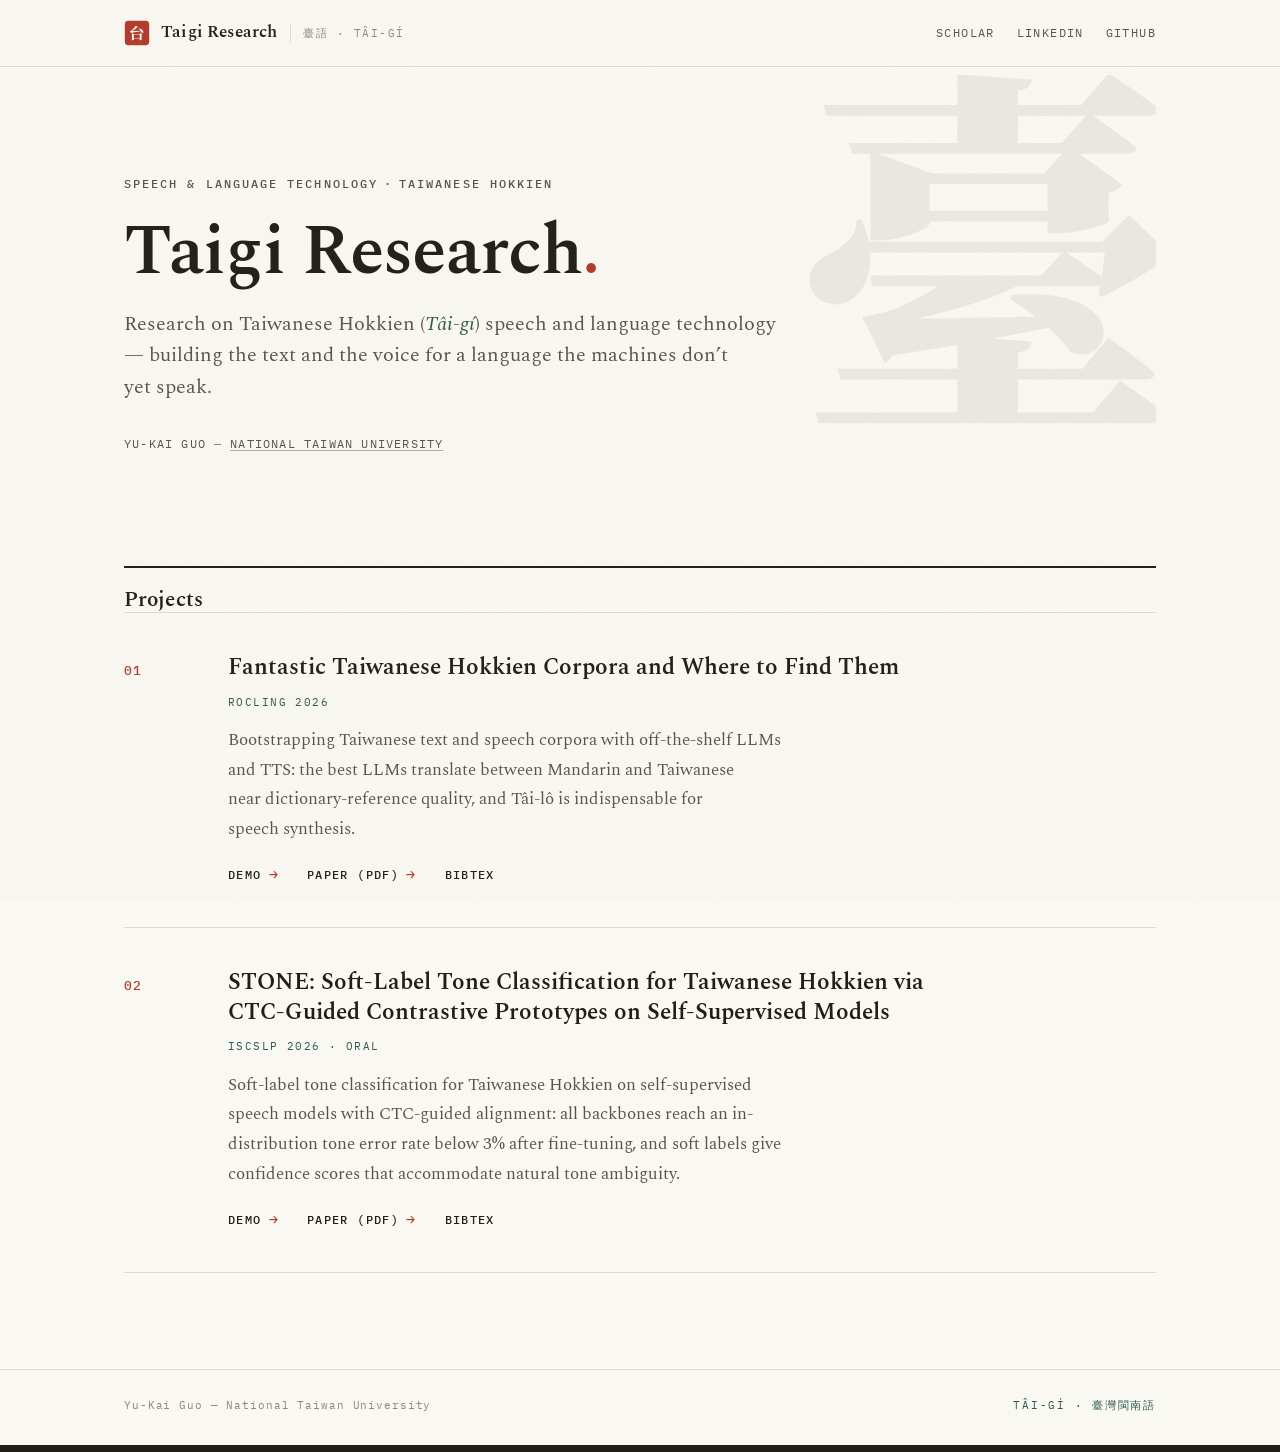
<file: index.html>
<!DOCTYPE html>
<html lang="en">
<head>
  <meta charset="utf-8">
  <meta name="viewport" content="width=device-width, initial-scale=1">
  <title>Taigi Research · Yu-Kai Guo</title>
  <meta name="description" content="Research on Taiwanese Hokkien speech and language technology. 臺語（台灣閩南語）語音與語言技術研究：語音合成、語料建置與聲調辨識。">
  <meta name="theme-color" content="#FAF8F2">
  <link rel="canonical" href="https://guoyukai-samuel.github.io/taigi-speech/">
  <meta name="google-site-verification" content="_dz5nc1Xt4vZ0SRrtckQnUa8tSjt9Fuwz2iLbPMLSdE">

  <!-- Link previews -->
  <meta property="og:type" content="website">
  <meta property="og:site_name" content="Taigi Research">
  <meta property="og:title" content="Taigi Research · Yu-Kai Guo">
  <meta property="og:description" content="Research on Taiwanese Hokkien speech and language technology. 臺語語音與語言技術研究。">
  <meta property="og:url" content="https://guoyukai-samuel.github.io/taigi-speech/">
  <meta property="og:locale" content="en_US">
  <meta property="og:locale:alternate" content="zh_TW">

  <script type="application/ld+json">
  {
    "@context": "https://schema.org",
    "@graph": [
      {
        "@type": "WebSite",
        "name": "Taigi Research",
        "alternateName": "臺語研究",
        "url": "https://guoyukai-samuel.github.io/taigi-speech/",
        "inLanguage": "en",
        "description": "Research on Taiwanese Hokkien speech and language technology. 臺語（台灣閩南語）語音與語言技術研究。",
        "author": { "@id": "https://guoyukai-samuel.github.io/taigi-speech/#author" }
      },
      {
        "@type": "Person",
        "@id": "https://guoyukai-samuel.github.io/taigi-speech/#author",
        "name": "Yu-Kai Guo",
        "affiliation": { "@type": "CollegeOrUniversity", "name": "National Taiwan University", "url": "https://www.ntu.edu.tw/" },
        "knowsAbout": ["Taiwanese Hokkien", "speech synthesis", "speech processing", "臺語", "語音合成"],
        "sameAs": [
          "https://scholar.google.com/citations?user=0V8Dt7MAAAAJ",
          "https://www.linkedin.com/in/yukaiguo",
          "https://github.com/GuoYuKai-SaMuEl"
        ]
      }
    ]
  }
  </script>
  <link rel="icon" type="image/svg+xml" href="assets/favicon.svg">
  <link rel="preconnect" href="https://fonts.googleapis.com">
  <link rel="preconnect" href="https://fonts.gstatic.com" crossorigin>
  <link rel="stylesheet" href="https://fonts.googleapis.com/css2?family=Spectral:ital,wght@0,400;0,500;0,600;1,400;1,500&family=Noto+Serif+TC:wght@400;500;600;700;900&family=IBM+Plex+Mono:wght@400;500&display=swap">
  <link rel="stylesheet" href="assets/style.css">
</head>
<body>
  <a class="skip" href="#main">Skip to content</a>

  <div class="topbar">
    <div class="topbar-inner wrap">
      <a class="wordmark" href="./" aria-label="Taigi Research — home">
        <svg class="seal-mark" width="26" height="26" viewBox="0 0 64 64" aria-hidden="true">
          <rect x="2" y="2" width="60" height="60" rx="9" fill="#B23A2B"/>
          <text x="32" y="46" font-family="'Noto Serif TC','Songti TC',serif" font-size="38" font-weight="700" fill="#FAF8F2" text-anchor="middle">台</text>
        </svg>
        Taigi Research
        <span class="wordmark-sub">臺語 · Tâi-gí</span>
      </a>
      <nav class="topnav" aria-label="Profiles">
        <a href="https://scholar.google.com/citations?user=0V8Dt7MAAAAJ">Scholar</a>
        <a href="https://www.linkedin.com/in/yukaiguo">LinkedIn</a>
        <a href="https://github.com/GuoYuKai-SaMuEl">GitHub</a>
      </nav>
    </div>
  </div>

  <main id="main" class="wrap">
    <header class="masthead">
      <span class="ghost-char" aria-hidden="true">臺</span>
      <p class="eyebrow">Speech &amp; Language Technology<span class="dot">·</span>Taiwanese Hokkien</p>
      <h1>Taigi Research<span class="h1-dot">.</span></h1>
      <p class="tagline">Research on Taiwanese Hokkien (<em>Tâi-gí</em>) speech and language
        technology — building the text and the voice for a language the machines
        don’t yet speak.</p>
      <p class="byline">Yu-Kai Guo<span class="sep">—</span><a href="https://www.ntu.edu.tw/">National Taiwan University</a></p>
    </header>

    <section aria-labelledby="projects">
      <h2 id="projects">Projects</h2>
      <ol id="project-list" class="project-list"></ol>
    </section>
  </main>

  <footer class="site-footer">
    <div class="foot-grid wrap">
      <p>Yu-Kai Guo — National Taiwan University</p>
      <p class="foot-mark">Tâi-gí · 臺灣閩南語</p>
    </div>
  </footer>
  <div class="spine" aria-hidden="true"></div>

  <script>
    // Add new projects here; entries are rendered in this order.
    var PROJECTS = [
      {
        title: "Fantastic Taiwanese Hokkien Corpora and Where to Find Them",
        venue: "ROCLING 2026",
        summary: "Bootstrapping Taiwanese text and speech corpora with off-the-shelf LLMs and TTS: the best LLMs translate between Mandarin and Taiwanese near dictionary-reference quality, and Tâi-lô is indispensable for speech synthesis.",
        links: [
          { label: "Demo", href: "rocling2026/", arrow: "→" },
          { label: "Paper (PDF)", href: "https://aclanthology.org/2026.rocling-main.10.pdf", arrow: "→" }
        ],
        // Official ACL Anthology BibTeX; keep in sync with rocling2026/index.html.
        bibtex: [
          "@inproceedings{guo-etal-2026-fantastic,",
          "    title = \"Fantastic {T}aiwanese {H}okkien Corpora and Where to Find Them: Bootstrapping Low-Resource Speech and Text via Off-the-Shelf {LLM}s and {TTS}\",",
          "    author = \"Guo, Yu-Kai  and",
          "      Hsu, Chen-Wei  and",
          "      Chen, Hung-Wei  and",
          "      Lee, Hung-Yi\",",
          "    editor = \"Kuo, Po-Chih  and",
          "      Lee, Lung-Hao  and",
          "      Yen, An-Zi  and",
          "      Alvarado, Fernando Henrique Calderon  and",
          "      Argueta, Carlos\",",
          "    booktitle = \"Proceedings of the 38th Conference on Computational Linguistics and Speech Processing ({ROCLING} 2026)\",",
          "    month = nov,",
          "    year = \"2026\",",
          "    address = \"National Tsing Hua University. Hsinchu, Taiwan.\",",
          "    publisher = \"Association for Computational Linguistics\",",
          "    url = \"https://aclanthology.org/2026.rocling-main.10/\",",
          "    pages = \"95--115\",",
          "    ISBN = \"979-8-89176-505-4\"",
          "}"
        ].join("\n")
      },
      {
        title: "STONE: Soft-Label Tone Classification for Taiwanese Hokkien via CTC-Guided Contrastive Prototypes on Self-Supervised Models",
        venue: "ISCSLP 2026 · Oral",
        summary: "Soft-label tone classification for Taiwanese Hokkien on self-supervised speech models with CTC-guided alignment: all backbones reach an in-distribution tone error rate below 3% after fine-tuning, and soft labels give confidence scores that accommodate natural tone ambiguity.",
        links: [
          { label: "Demo", href: "stone/", arrow: "→" },
          { label: "Paper (PDF)", href: "stone/paper.pdf", arrow: "→" }
        ],
        // Keep in sync with the BibTeX on stone/index.html.
        bibtex: [
          "@inproceedings{guo2026stone,",
          "  title     = {{STONE}: Soft-Label Tone Classification for {T}aiwanese {H}okkien via {CTC}-Guided Contrastive Prototypes on Self-Supervised Models},",
          "  author    = {Guo, Yu-Kai and Hsu, Chen-Wei and Lee, Hung-yi},",
          "  booktitle = {Proceedings of ISCSLP 2026},",
          "  year      = {2026},",
          "  note      = {To appear},",
          "  url       = {https://guoyukai-samuel.github.io/taigi-speech/stone/paper.pdf}",
          "}"
        ].join("\n")
      }
    ];

    (function () {
      // Copies text to the clipboard; falls back to execCommand where the Clipboard API is blocked.
      function copyText(text, done) {
        var fallback = function () {
          var ta = document.createElement("textarea");
          ta.value = text;
          ta.setAttribute("readonly", "");
          ta.style.position = "absolute";
          ta.style.left = "-9999px";
          document.body.appendChild(ta);
          ta.select();
          document.execCommand("copy");
          document.body.removeChild(ta);
          done();
        };
        if (navigator.clipboard && window.isSecureContext) {
          navigator.clipboard.writeText(text).then(done, fallback);
        } else {
          fallback();
        }
      }

      function copyButton(bibtex, title) {
        var btn = document.createElement("button");
        btn.type = "button";
        btn.className = "arrow-link copy-link";
        btn.textContent = "BibTeX";
        btn.setAttribute("aria-label", "Copy BibTeX for " + title);
        btn.addEventListener("click", function () {
          copyText(bibtex, function () {
            btn.textContent = "Copied";
            setTimeout(function () { btn.textContent = "BibTeX"; }, 1500);
          });
        });
        return btn;
      }

      var list = document.getElementById("project-list");
      PROJECTS.forEach(function (p, i) {
        var li = document.createElement("li");
        li.className = "project";

        var no = document.createElement("span");
        no.className = "p-no";
        no.textContent = String(i + 1).padStart(2, "0");
        li.appendChild(no);

        var body = document.createElement("div");
        body.className = "p-body";

        var h3 = document.createElement("h3");
        h3.textContent = p.title;
        if (p.status) {
          var badge = document.createElement("span");
          badge.className = "tag";
          badge.textContent = p.status;
          h3.appendChild(badge);
        }
        body.appendChild(h3);

        if (p.venue) {
          var venue = document.createElement("p");
          venue.className = "p-meta";
          venue.textContent = p.venue;
          body.appendChild(venue);
        }
        if (p.summary) {
          var summary = document.createElement("p");
          summary.className = "p-sum";
          summary.textContent = p.summary;
          body.appendChild(summary);
        }

        var links = document.createElement("div");
        links.className = "p-links";
        p.links.forEach(function (l) {
          var a = document.createElement("a");
          a.className = "arrow-link";
          a.href = l.href;
          a.textContent = l.label;
          a.appendChild(document.createTextNode(" "));
          var arr = document.createElement("span");
          arr.className = "arr";
          arr.setAttribute("aria-hidden", "true");
          arr.textContent = l.arrow || "→";
          a.appendChild(arr);
          links.appendChild(a);
        });
        if (p.bibtex) links.appendChild(copyButton(p.bibtex, p.title));
        if (links.childNodes.length) body.appendChild(links);

        li.appendChild(body);
        list.appendChild(li);
      });
    })();
  </script>
</body>
</html>
</file>
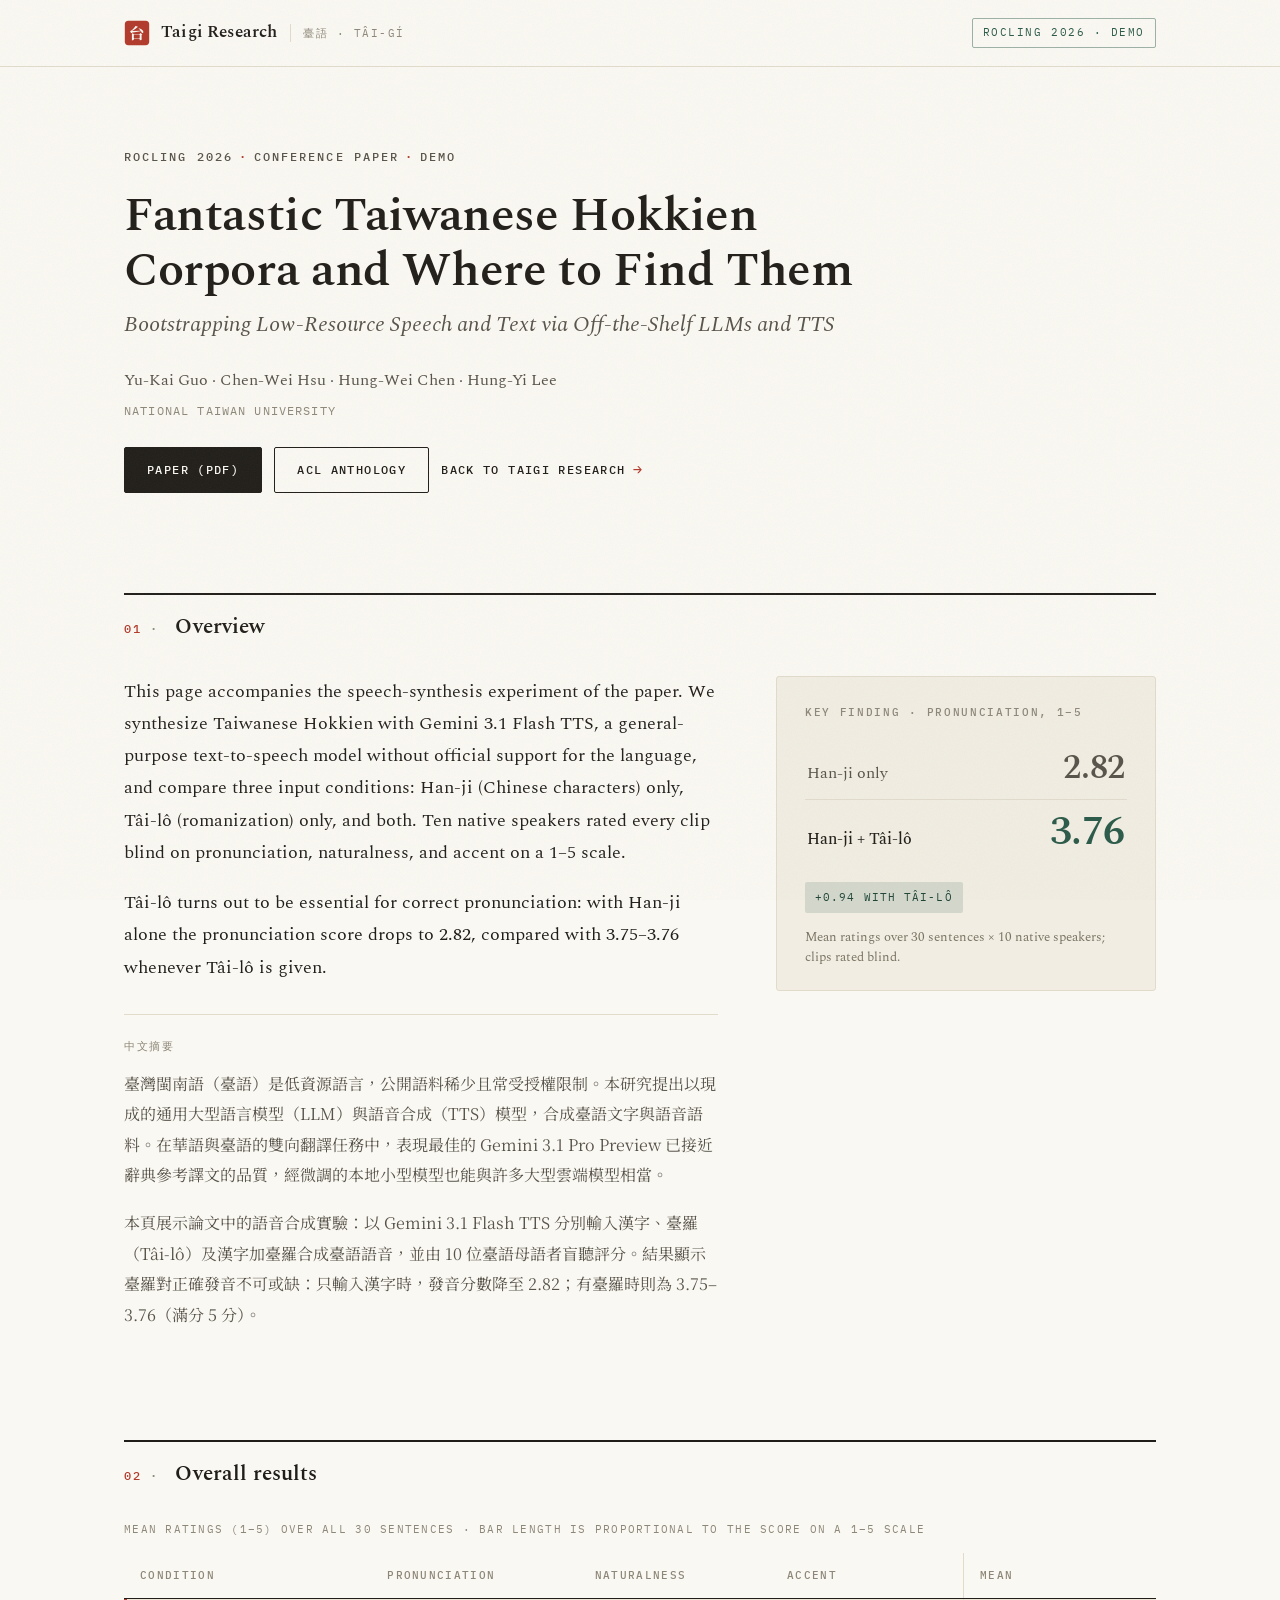
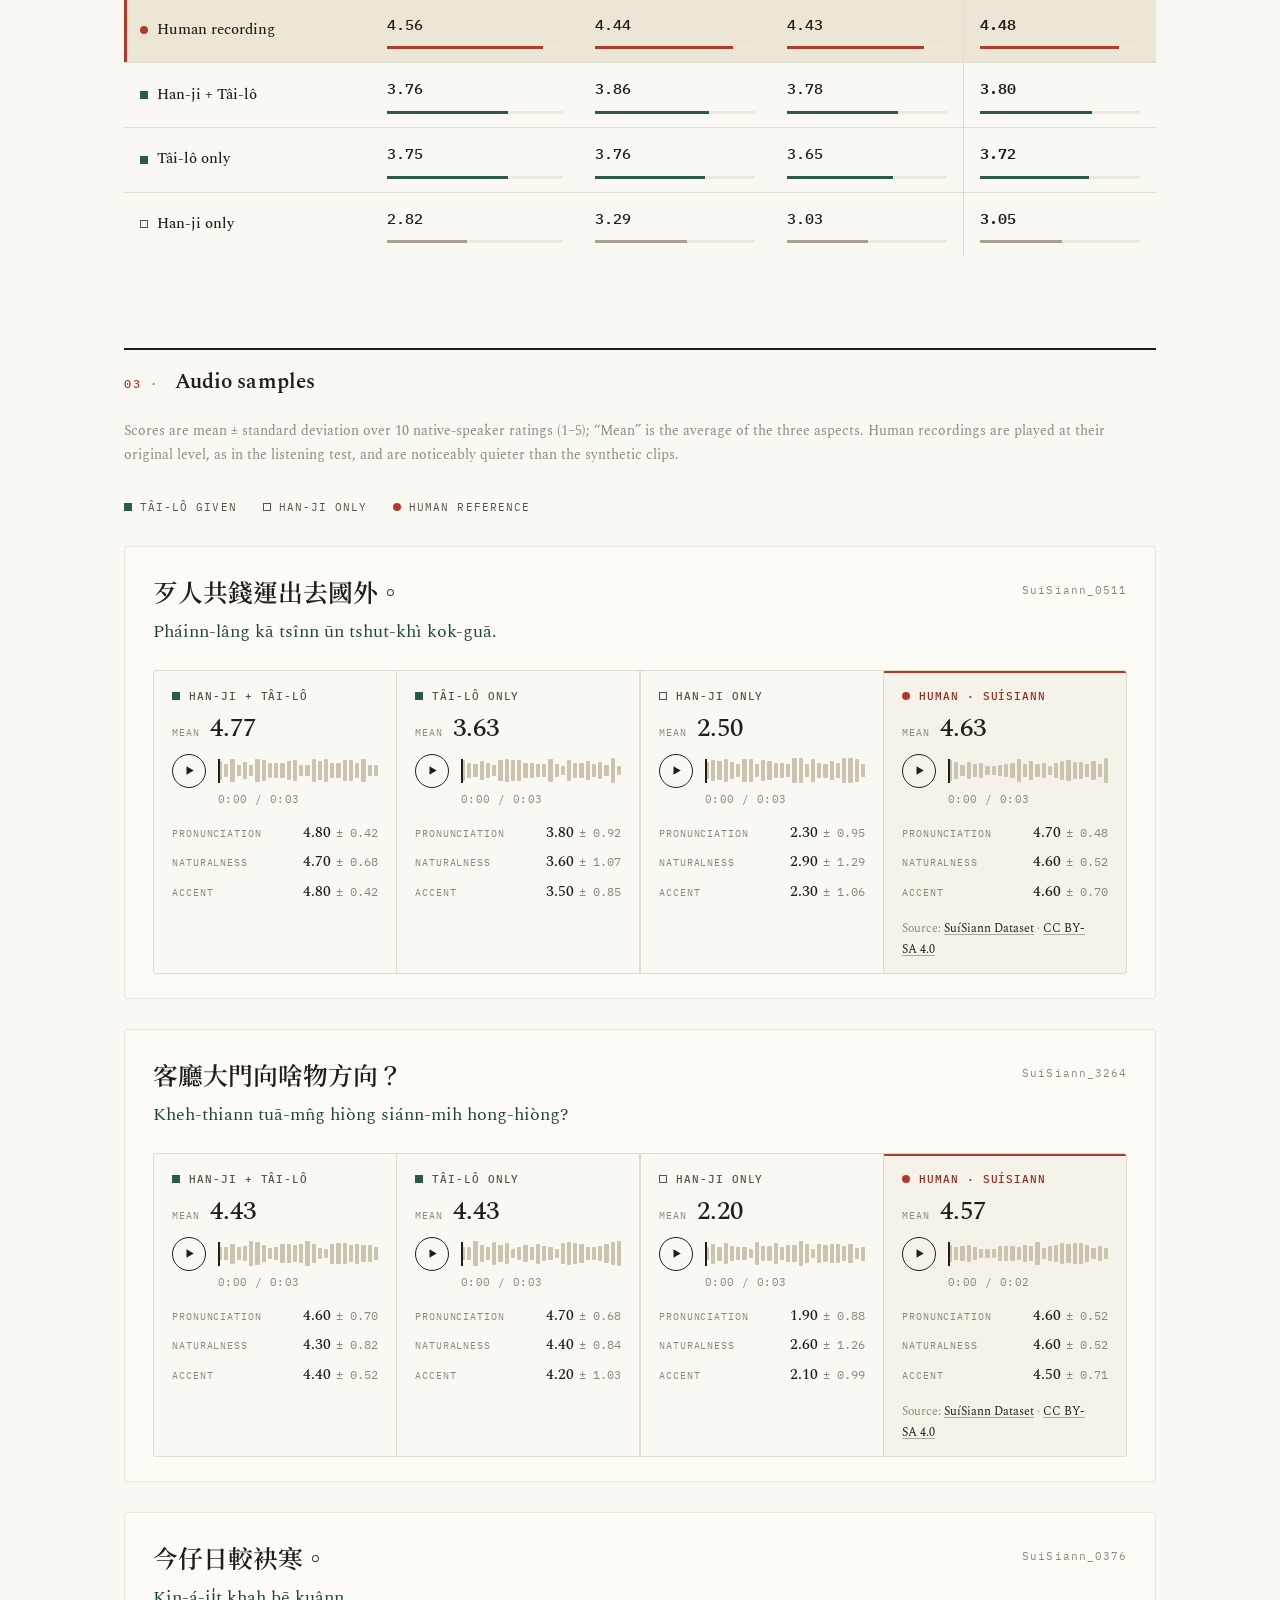
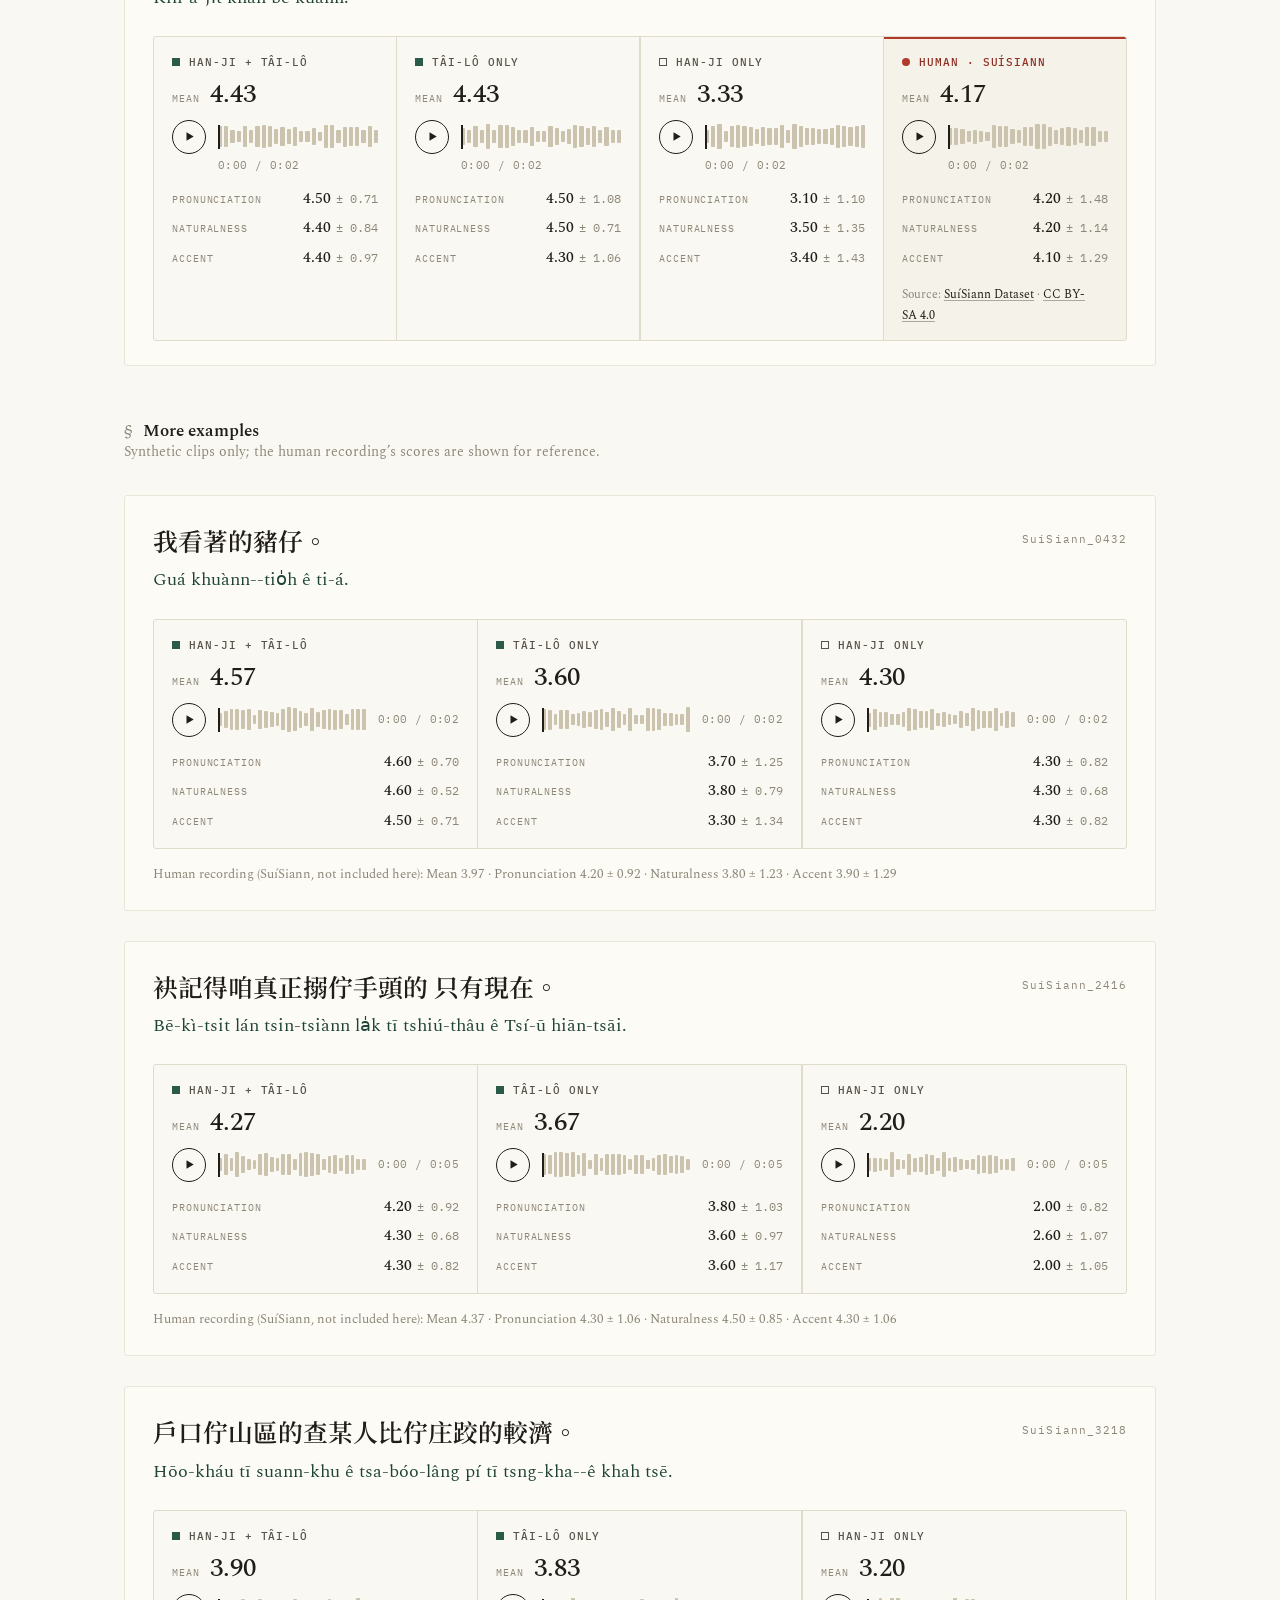
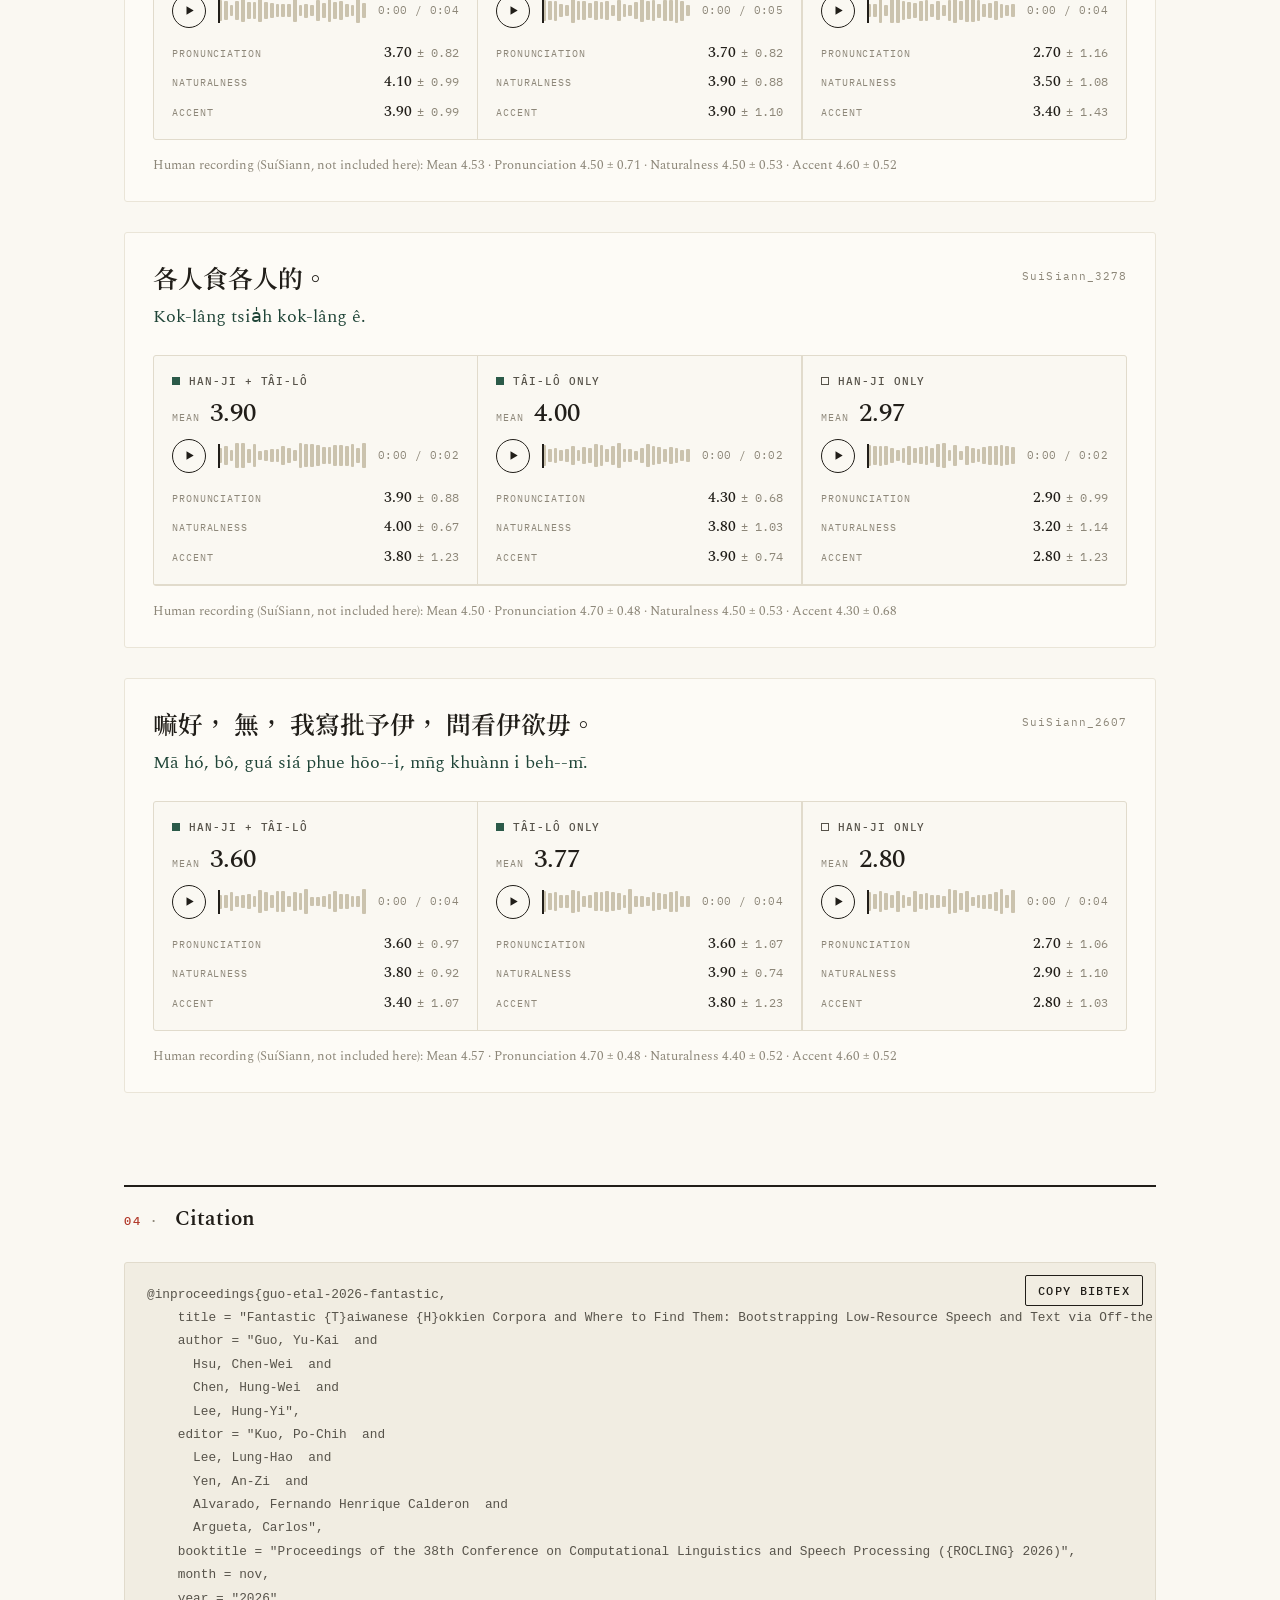
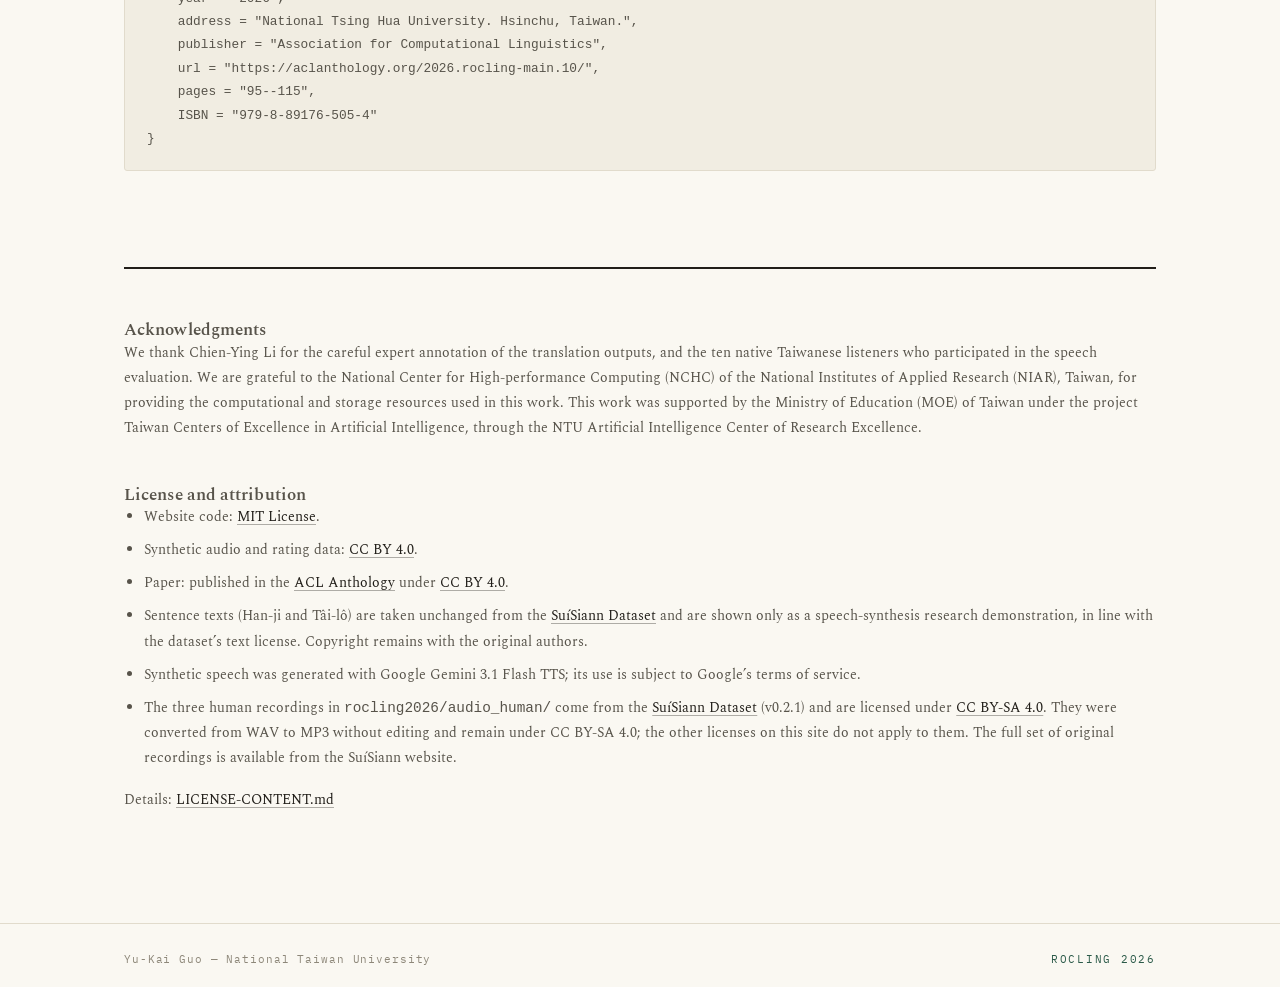
<file: rocling2026/index.html>
<!DOCTYPE html>
<html lang="en">
<head>
  <meta charset="utf-8">
  <meta name="viewport" content="width=device-width, initial-scale=1">
  <title>Fantastic Taiwanese Hokkien Corpora and Where to Find Them · Demo</title>
  <meta name="description" content="Audio samples for the ROCLING 2026 paper: Taiwanese Hokkien speech synthesized from Han-ji, Tâi-lô, or both, with native-speaker ratings. 臺語（台灣閩南語）語音合成示範：以大型語言模型 TTS 從漢字、臺羅合成臺語語音，並由母語者評分。">
  <meta name="theme-color" content="#FAF8F2">
  <link rel="canonical" href="https://guoyukai-samuel.github.io/taigi-speech/rocling2026/">

  <!-- Link previews -->
  <meta property="og:type" content="article">
  <meta property="og:site_name" content="Taigi Research">
  <meta property="og:title" content="Fantastic Taiwanese Hokkien Corpora and Where to Find Them · Demo">
  <meta property="og:description" content="Taiwanese Hokkien speech synthesized from Han-ji, Tâi-lô, or both, with native-speaker ratings. 臺語語音合成示範與母語者評分。">
  <meta property="og:url" content="https://guoyukai-samuel.github.io/taigi-speech/rocling2026/">
  <meta property="og:locale" content="en_US">
  <meta property="og:locale:alternate" content="zh_TW">

  <script type="application/ld+json">
  {
    "@context": "https://schema.org",
    "@type": "ScholarlyArticle",
    "headline": "Fantastic Taiwanese Hokkien Corpora and Where to Find Them: Bootstrapping Low-Resource Speech and Text via Off-the-Shelf LLMs and TTS",
    "author": [
      { "@type": "Person", "name": "Yu-Kai Guo", "affiliation": "National Taiwan University", "url": "https://guoyukai-samuel.github.io/taigi-speech/" },
      { "@type": "Person", "name": "Chen-Wei Hsu", "affiliation": "National Taiwan University" },
      { "@type": "Person", "name": "Hung-Wei Chen", "affiliation": "National Taiwan University" },
      { "@type": "Person", "name": "Hung-Yi Lee", "affiliation": "National Taiwan University" }
    ],
    "datePublished": "2026",
    "inLanguage": "en",
    "isPartOf": { "@type": "Book", "name": "Proceedings of the 38th Conference on Computational Linguistics and Speech Processing (ROCLING 2026)", "publisher": "Association for Computational Linguistics", "isbn": "979-8-89176-505-4" },
    "pagination": "95-115",
    "sameAs": "https://aclanthology.org/2026.rocling-main.10/",
    "abstract": "We synthesize Taiwanese Hokkien text and speech corpora with off-the-shelf general-purpose LLMs and TTS models. The best LLMs translate between Mandarin and Taiwanese near dictionary-reference quality, and Tâi-lô is indispensable for speech synthesis.",
    "description": "臺語（台灣閩南語）是低資源語言。本研究以現成的大型語言模型與語音合成模型合成臺語文字與語音語料，並以母語者評分驗證；結果顯示臺羅對正確發音不可或缺。",
    "keywords": ["Taiwanese Hokkien", "Taigi", "Tâi-gí", "Tâi-lô", "Han-ji", "text-to-speech", "large language models", "low-resource", "臺語", "台語", "臺灣閩南語", "台灣閩南語", "語音合成", "大型語言模型", "臺羅", "台羅", "漢字", "語料"],
    "license": "https://creativecommons.org/licenses/by/4.0/",
    "url": "https://guoyukai-samuel.github.io/taigi-speech/rocling2026/"
  }
  </script>
  <link rel="icon" type="image/svg+xml" href="../assets/favicon.svg">
  <link rel="preconnect" href="https://fonts.googleapis.com">
  <link rel="preconnect" href="https://fonts.gstatic.com" crossorigin>
  <link rel="stylesheet" href="https://fonts.googleapis.com/css2?family=Spectral:ital,wght@0,400;0,500;0,600;1,400;1,500&family=Noto+Serif+TC:wght@400;500;600;700;900&family=IBM+Plex+Mono:wght@400;500&display=swap">
  <link rel="stylesheet" href="../assets/style.css">
</head>
<body data-demo="data.json">
  <a class="skip" href="#main">Skip to content</a>

  <div class="topbar">
    <div class="topbar-inner wrap">
      <a class="wordmark" href="../" aria-label="Back to Taigi Research">
        <svg class="seal-mark" width="26" height="26" viewBox="0 0 64 64" aria-hidden="true">
          <rect x="2" y="2" width="60" height="60" rx="9" fill="#B23A2B"/>
          <text x="32" y="46" font-family="'Noto Serif TC','Songti TC',serif" font-size="38" font-weight="700" fill="#FAF8F2" text-anchor="middle">台</text>
        </svg>
        Taigi Research
        <span class="wordmark-sub">臺語 · Tâi-gí</span>
      </a>
      <div class="topnav">
        <span class="top-tag">ROCLING 2026 · Demo</span>
      </div>
    </div>
  </div>

  <main id="main" class="wrap">
    <header class="paper-head">
      <p class="eyebrow">ROCLING 2026<span class="dot">·</span>Conference Paper<span class="dot">·</span>Demo</p>
      <h1>Fantastic Taiwanese Hokkien Corpora and Where to Find Them</h1>
      <p class="paper-sub">Bootstrapping Low-Resource Speech and Text via Off-the-Shelf LLMs and TTS</p>
      <p class="head-meta">Yu-Kai Guo · Chen-Wei Hsu · Hung-Wei Chen · Hung-Yi Lee</p>
      <p class="head-affil">National Taiwan University</p>
      <div class="head-actions buttons">
        <a class="btn btn-solid" href="https://aclanthology.org/2026.rocling-main.10.pdf">Paper (PDF)</a>
        <a class="btn" href="https://aclanthology.org/2026.rocling-main.10/">ACL Anthology</a>
        <a class="arrow-link" href="../">Back to Taigi Research <span class="arr" aria-hidden="true">→</span></a>
      </div>
    </header>

    <section aria-labelledby="overview">
      <h2 id="overview"><span class="no">01</span>Overview</h2>
      <div class="overview-grid">
        <div class="lede">
          <p>
            This page accompanies the speech-synthesis experiment of the paper.
            We synthesize Taiwanese Hokkien with Gemini 3.1 Flash TTS, a general-purpose
            text-to-speech model without official support for the language, and compare three
            input conditions: Han-ji (Chinese characters) only, Tâi-lô (romanization) only, and both.
            Ten native speakers rated every clip blind on pronunciation, naturalness, and accent
            on a 1–5 scale.
          </p>
          <p>
            Tâi-lô turns out to be essential for correct pronunciation: with Han-ji alone the
            pronunciation score drops to 2.82, compared with 3.75–3.76 whenever Tâi-lô is given.
          </p>
          <div class="lede-zh" lang="zh-Hant-TW">
            <p class="lede-zh-kicker">中文摘要</p>
            <p>
              臺灣閩南語（臺語）是低資源語言，公開語料稀少且常受授權限制。本研究提出以現成的通用大型語言模型（LLM）與語音合成（TTS）模型，合成臺語文字與語音語料。在華語與臺語的雙向翻譯任務中，表現最佳的 Gemini 3.1 Pro Preview 已接近辭典參考譯文的品質，經微調的本地小型模型也能與許多大型雲端模型相當。
            </p>
            <p>
              本頁展示論文中的語音合成實驗：以 Gemini 3.1 Flash TTS 分別輸入漢字、臺羅（Tâi-lô）及漢字加臺羅合成臺語語音，並由 10 位臺語母語者盲聽評分。結果顯示臺羅對正確發音不可或缺：只輸入漢字時，發音分數降至 2.82；有臺羅時則為 3.75–3.76（滿分 5 分）。
            </p>
          </div>
        </div>
        <aside class="stat-card" aria-label="Key finding">
          <p class="stat-kicker">Key finding · Pronunciation, 1–5</p>
          <div class="stat-row">
            <span class="stat-label">Han-ji only</span>
            <span class="stat-num">2.82</span>
          </div>
          <div class="stat-row is-hero">
            <span class="stat-label">Han-ji + Tâi-lô</span>
            <span class="stat-num">3.76</span>
          </div>
          <span class="stat-delta">+0.94 with Tâi-lô</span>
          <small class="stat-note">Mean ratings over 30 sentences × 10 native speakers;
            clips rated blind.</small>
        </aside>
      </div>
    </section>

    <section aria-labelledby="results-heading">
      <h2 id="results-heading"><span class="no">02</span>Overall results</h2>
      <div id="results"></div>
    </section>

    <section aria-labelledby="samples">
      <h2 id="samples"><span class="no">03</span>Audio samples</h2>
      <p class="muted small" style="margin-top: 26px;">
        Scores are mean ± standard deviation over 10 native-speaker ratings (1–5);
        “Mean” is the average of the three aspects.
        Human recordings are played at their original level, as in the listening test,
        and are noticeably quieter than the synthetic clips.
      </p>
      <div class="legend" aria-label="Condition markers">
        <span class="legend-item"><span class="cond-mark cond-tl" aria-hidden="true"></span>Tâi-lô given</span>
        <span class="legend-item"><span class="cond-mark cond-han" aria-hidden="true"></span>Han-ji only</span>
        <span class="legend-item"><span class="cond-mark cond-human" aria-hidden="true"></span>Human reference</span>
      </div>
      <div id="featured" class="sentence-list"></div>

      <h3 class="subsection">More examples</h3>
      <p class="muted small">Synthetic clips only; the human recording’s scores are shown for reference.</p>
      <div id="more" class="sentence-list"></div>
    </section>

    <section aria-labelledby="citation">
      <h2 id="citation"><span class="no">04</span>Citation</h2>
      <div class="code-block">
        <pre><code id="bibtex">@inproceedings{guo-etal-2026-fantastic,
    title = "Fantastic {T}aiwanese {H}okkien Corpora and Where to Find Them: Bootstrapping Low-Resource Speech and Text via Off-the-Shelf {LLM}s and {TTS}",
    author = "Guo, Yu-Kai  and
      Hsu, Chen-Wei  and
      Chen, Hung-Wei  and
      Lee, Hung-Yi",
    editor = "Kuo, Po-Chih  and
      Lee, Lung-Hao  and
      Yen, An-Zi  and
      Alvarado, Fernando Henrique Calderon  and
      Argueta, Carlos",
    booktitle = "Proceedings of the 38th Conference on Computational Linguistics and Speech Processing ({ROCLING} 2026)",
    month = nov,
    year = "2026",
    address = "National Tsing Hua University. Hsinchu, Taiwan.",
    publisher = "Association for Computational Linguistics",
    url = "https://aclanthology.org/2026.rocling-main.10/",
    pages = "95--115",
    ISBN = "979-8-89176-505-4"
}</code></pre>
        <button type="button" class="btn copy" data-copy="bibtex">Copy BibTeX</button>
      </div>
    </section>

    <section class="site-notes" aria-labelledby="license-heading">
      <h2 id="ack-heading"><span class="no">05</span>Acknowledgments</h2>
      <p>
        We thank Chien-Ying Li for the careful expert annotation of the translation outputs,
        and the ten native Taiwanese listeners who participated in the speech evaluation.
        We are grateful to the National Center for High-performance Computing (NCHC) of the
        National Institutes of Applied Research (NIAR), Taiwan, for providing the computational
        and storage resources used in this work. This work was supported by the Ministry of
        Education (MOE) of Taiwan under the project Taiwan Centers of Excellence in Artificial
        Intelligence, through the NTU Artificial Intelligence Center of Research Excellence.
      </p>

      <h2 id="license-heading"><span class="no">06</span>License and attribution</h2>
      <ul>
        <li>Website code: <a href="../LICENSE">MIT License</a>.</li>
        <li>Synthetic audio and rating data: <a href="https://creativecommons.org/licenses/by/4.0/">CC BY 4.0</a>.</li>
        <li>Paper: published in the <a href="https://aclanthology.org/2026.rocling-main.10/">ACL Anthology</a> under <a href="https://creativecommons.org/licenses/by/4.0/">CC BY 4.0</a>.</li>
        <li>
          Sentence texts (Han-ji and Tâi-lô) are taken unchanged from the
          <a href="https://suisiann-dataset.ithuan.tw/">SuíSiann Dataset</a> and are shown only
          as a speech-synthesis research demonstration, in line with the dataset’s text license.
          Copyright remains with the original authors.
        </li>
        <li>Synthetic speech was generated with Google Gemini 3.1 Flash TTS; its use is subject to Google’s terms of service.</li>
        <li>
          The three human recordings in <code>rocling2026/audio_human/</code> come from the
          <a href="https://suisiann-dataset.ithuan.tw/">SuíSiann Dataset</a> (v0.2.1) and are licensed under
          <a href="https://creativecommons.org/licenses/by-sa/4.0/">CC BY-SA 4.0</a>.
          They were converted from WAV to MP3 without editing and remain under CC BY-SA 4.0;
          the other licenses on this site do not apply to them.
          The full set of original recordings is available from the SuíSiann website.
        </li>
      </ul>
      <p>
        Details: <a href="../LICENSE-CONTENT.md">LICENSE-CONTENT.md</a>
      </p>
    </section>
  </main>

  <footer class="site-footer">
    <div class="foot-grid wrap">
      <p>Yu-Kai Guo — National Taiwan University</p>
      <p class="foot-mark">ROCLING 2026</p>
    </div>
  </footer>
  <div class="spine" aria-hidden="true"></div>

  <script src="../assets/demo.js"></script>
</body>
</html>
</file>
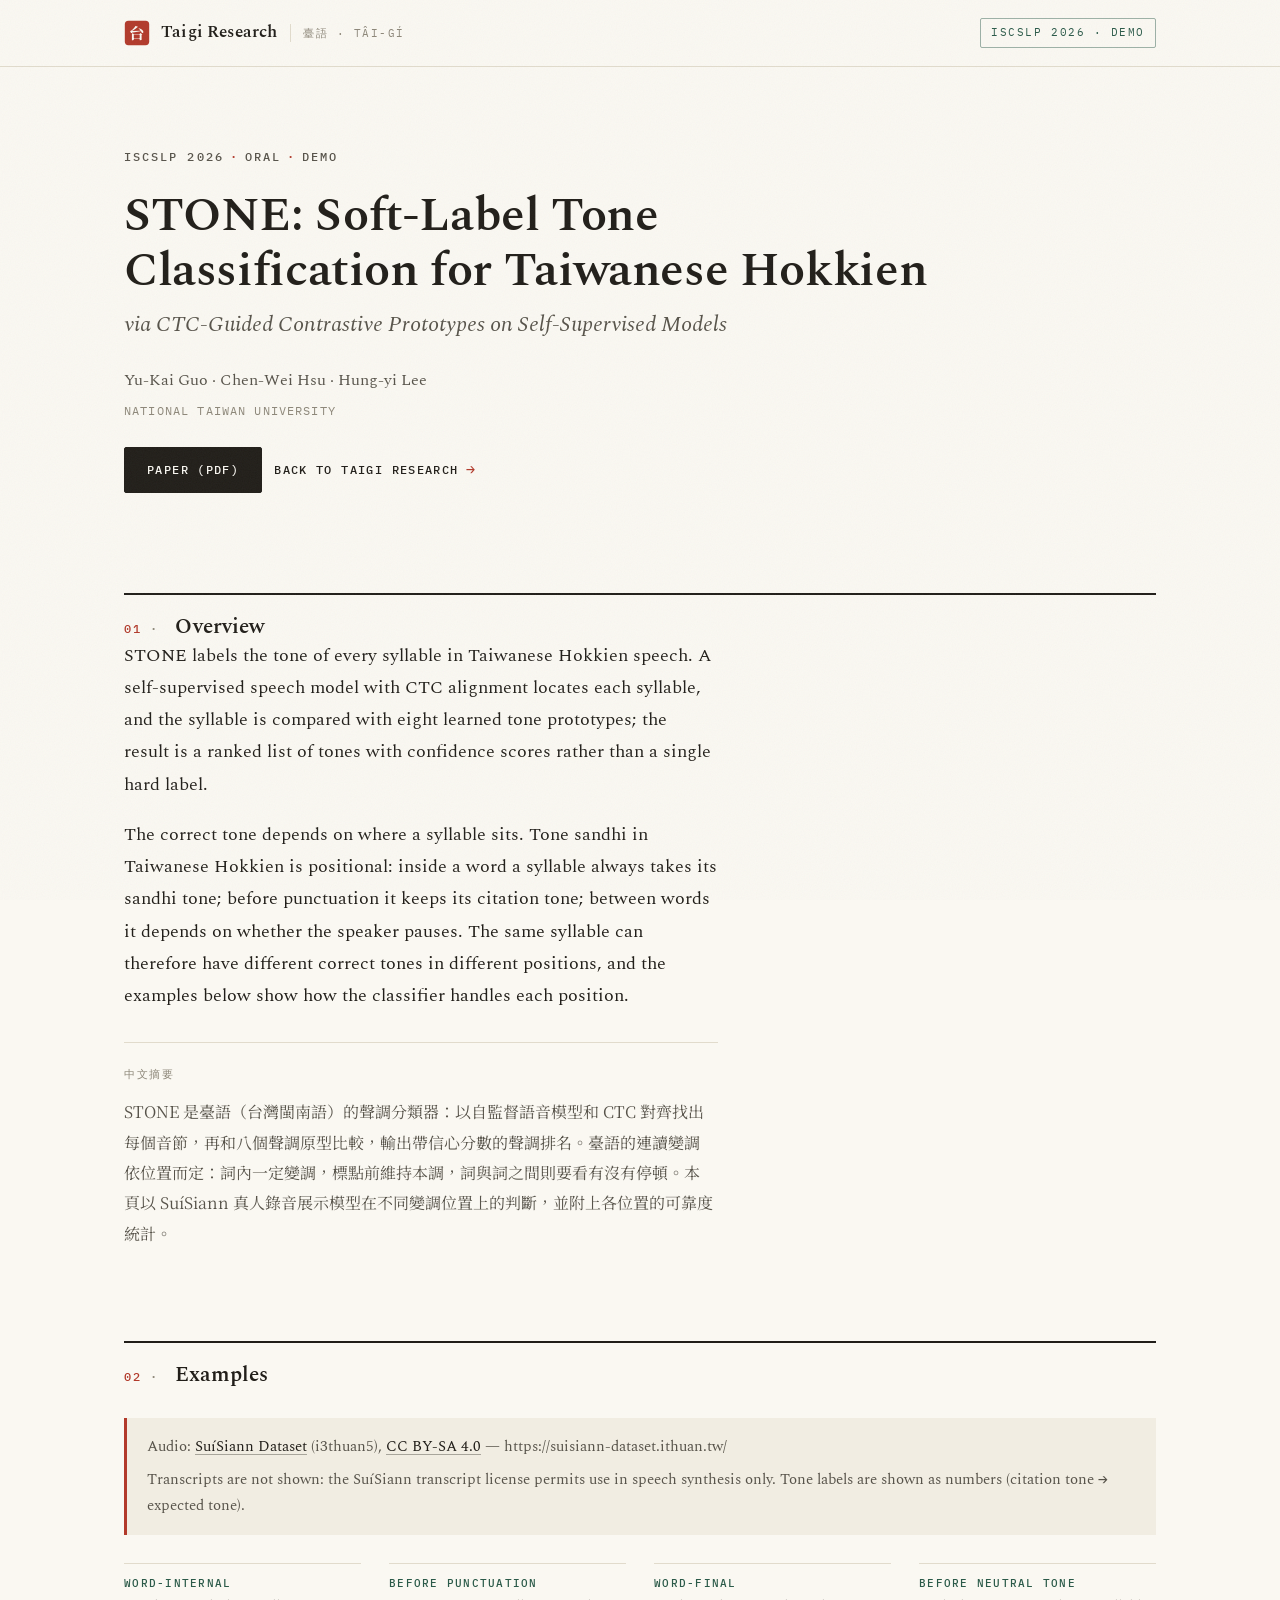
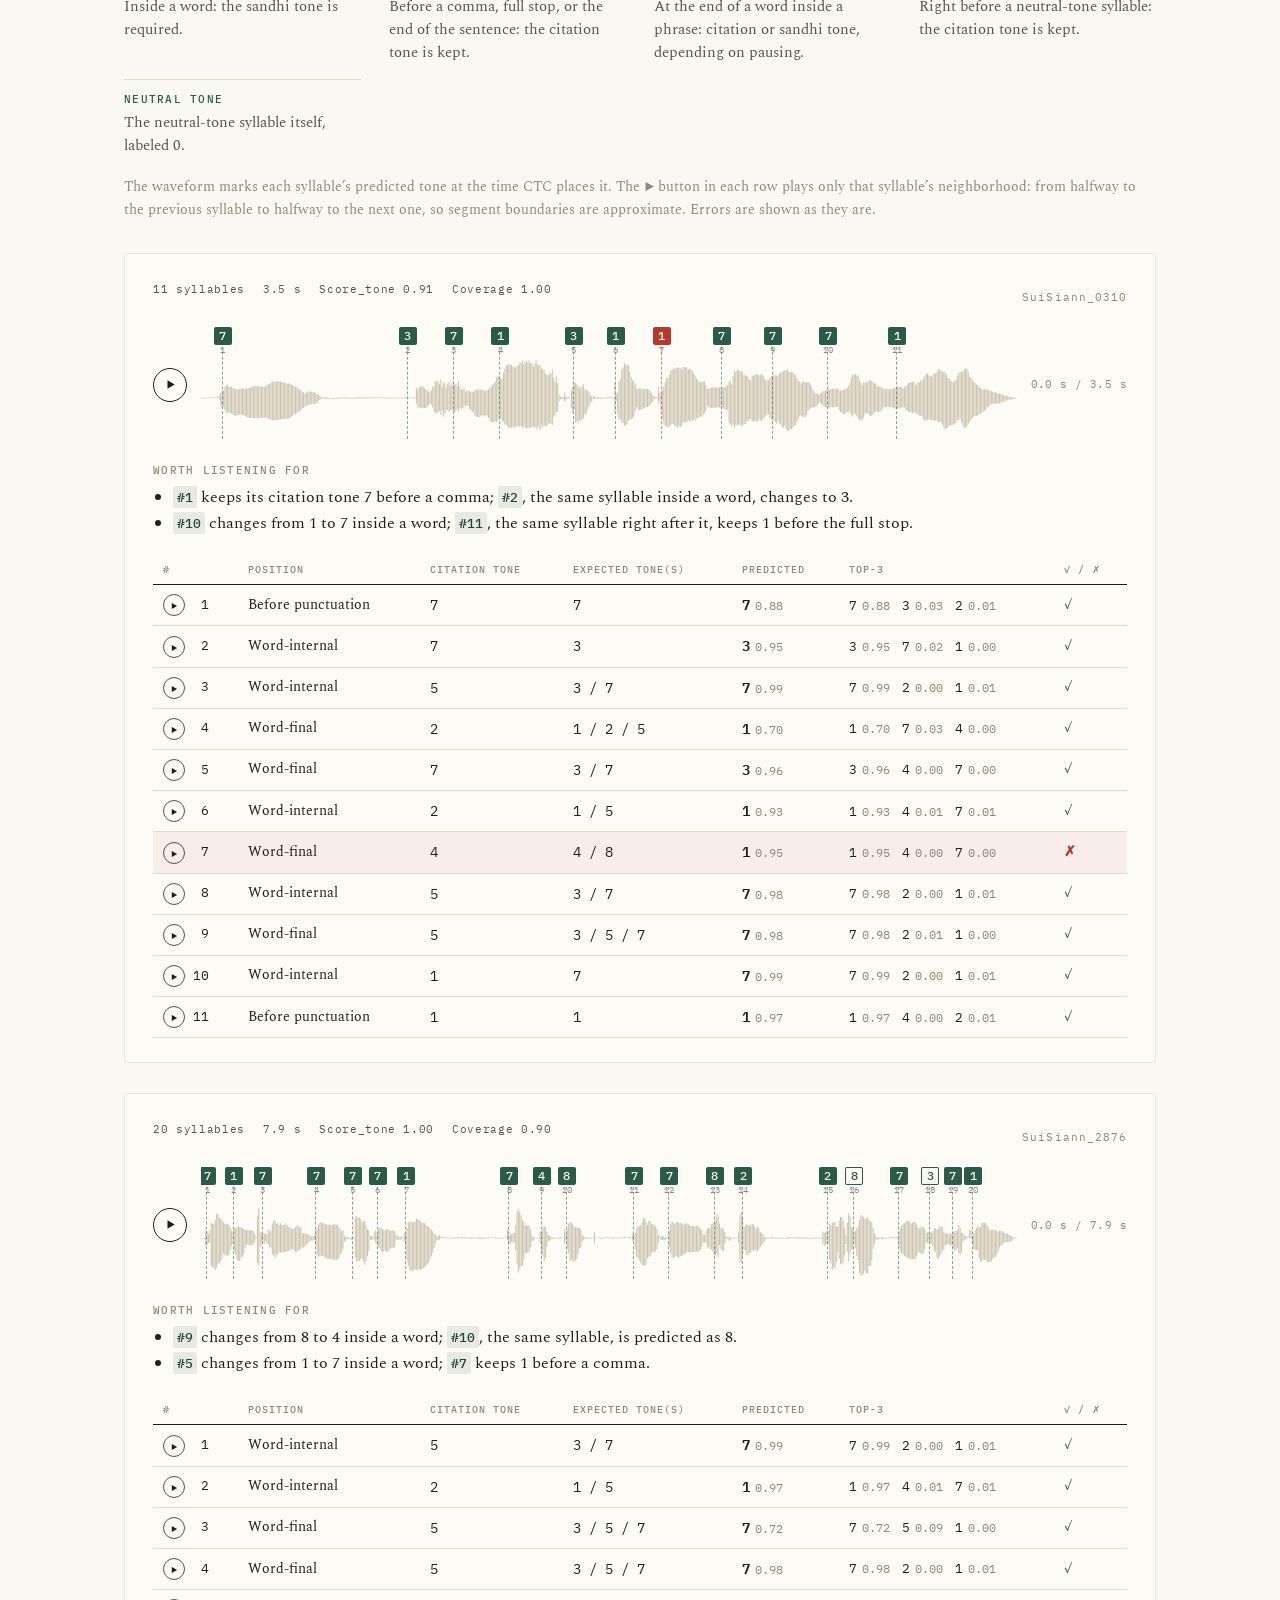
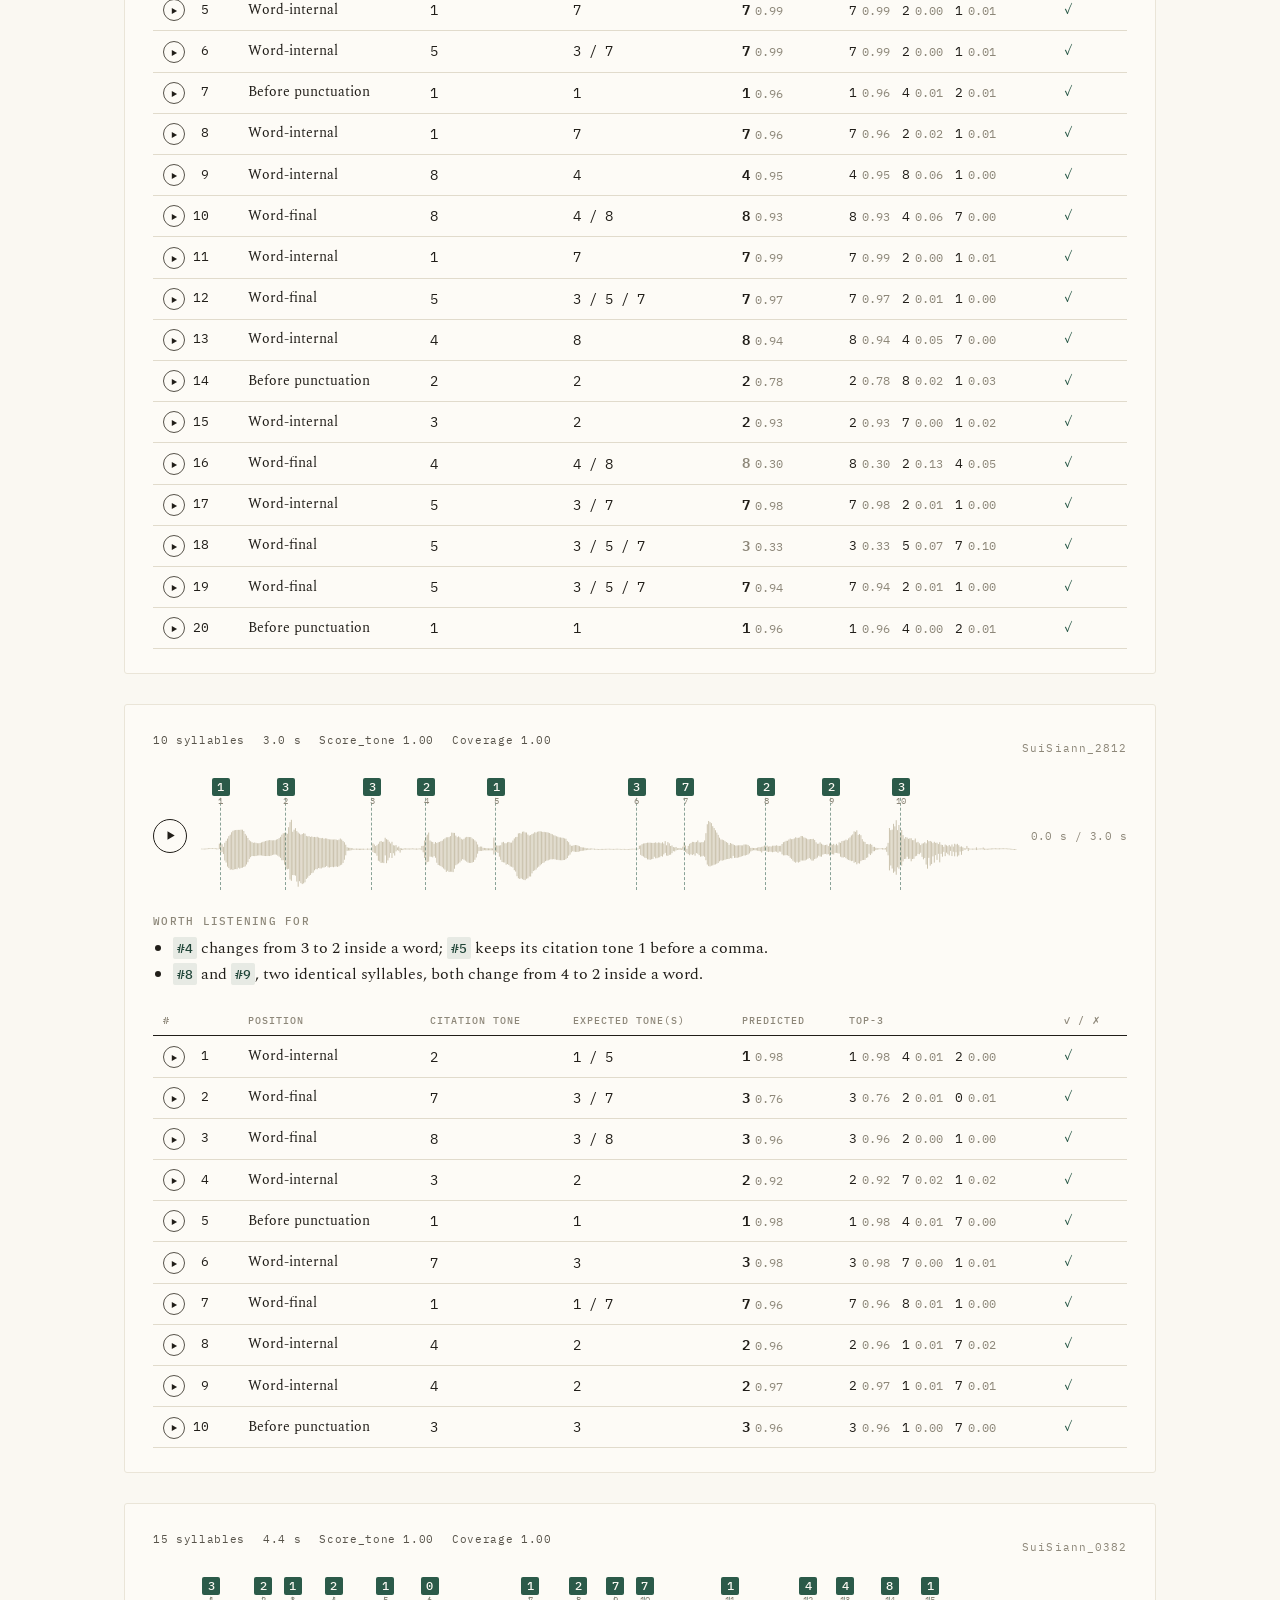
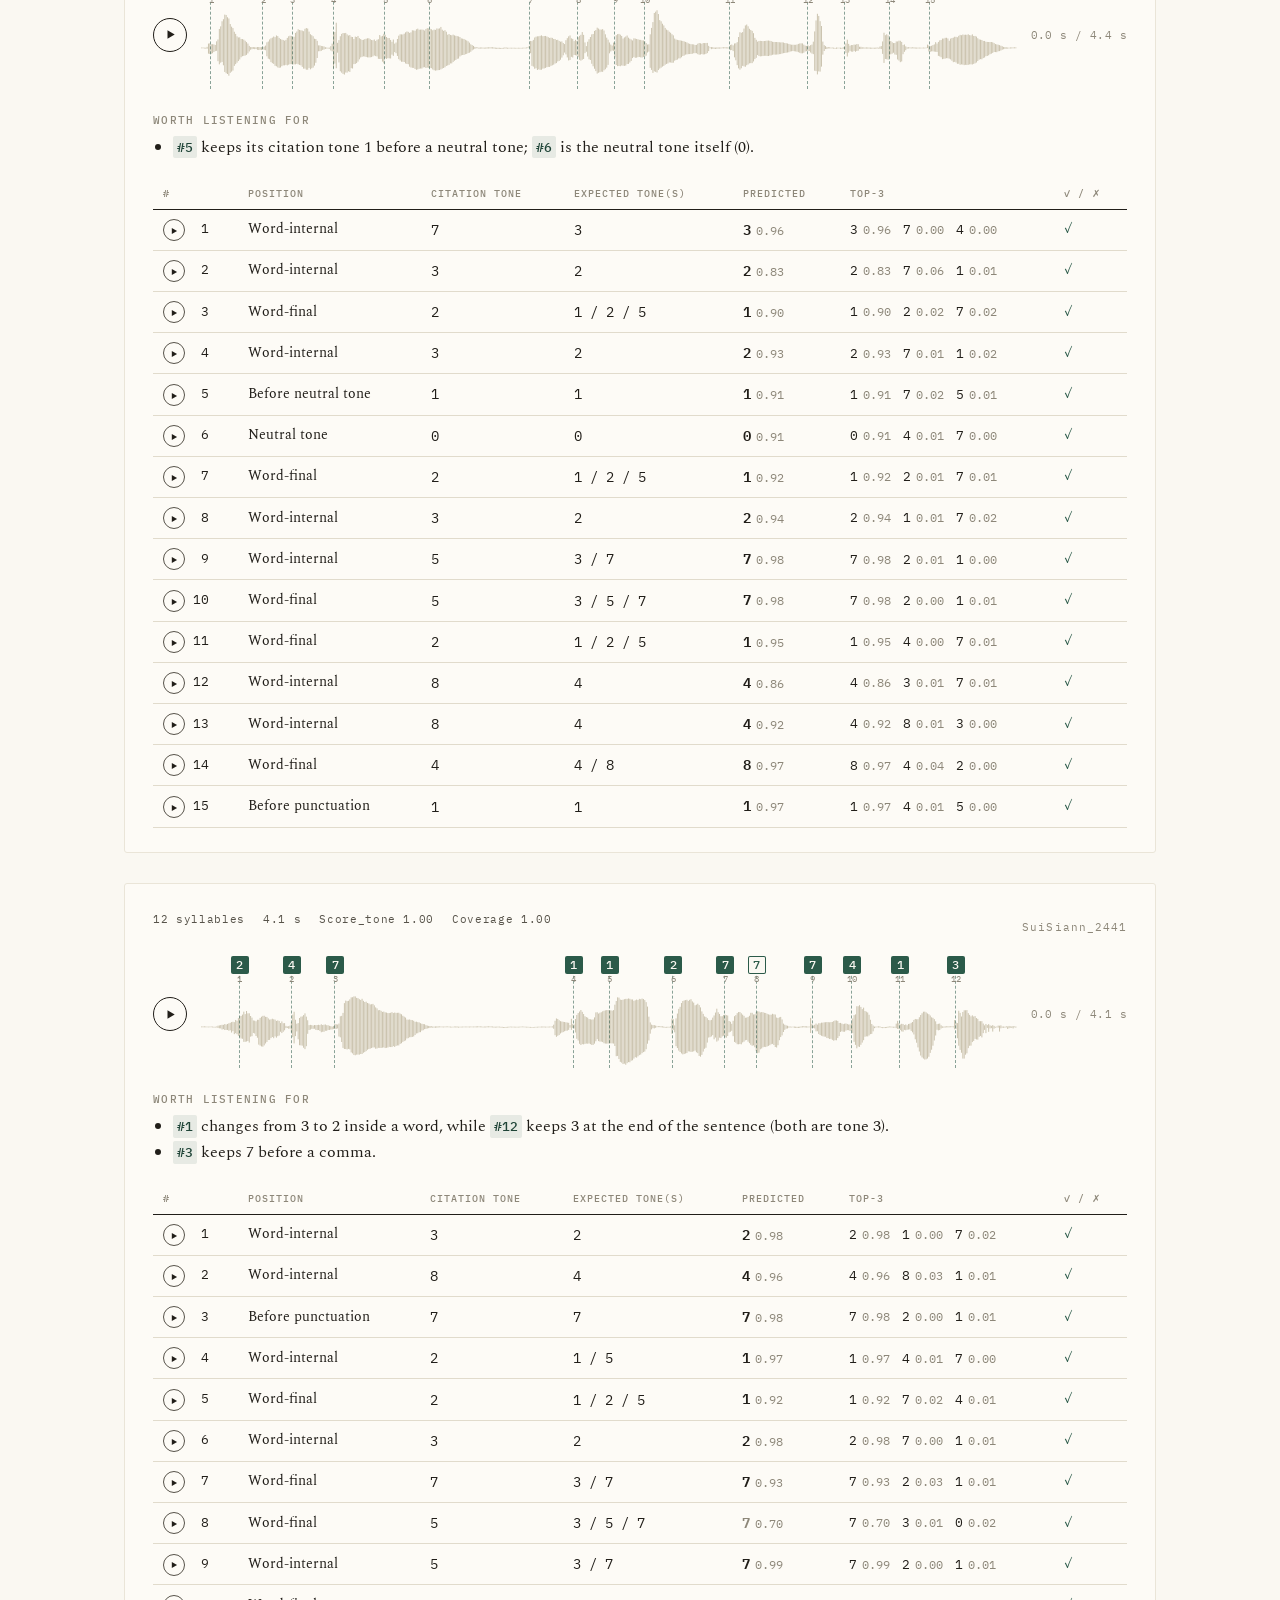
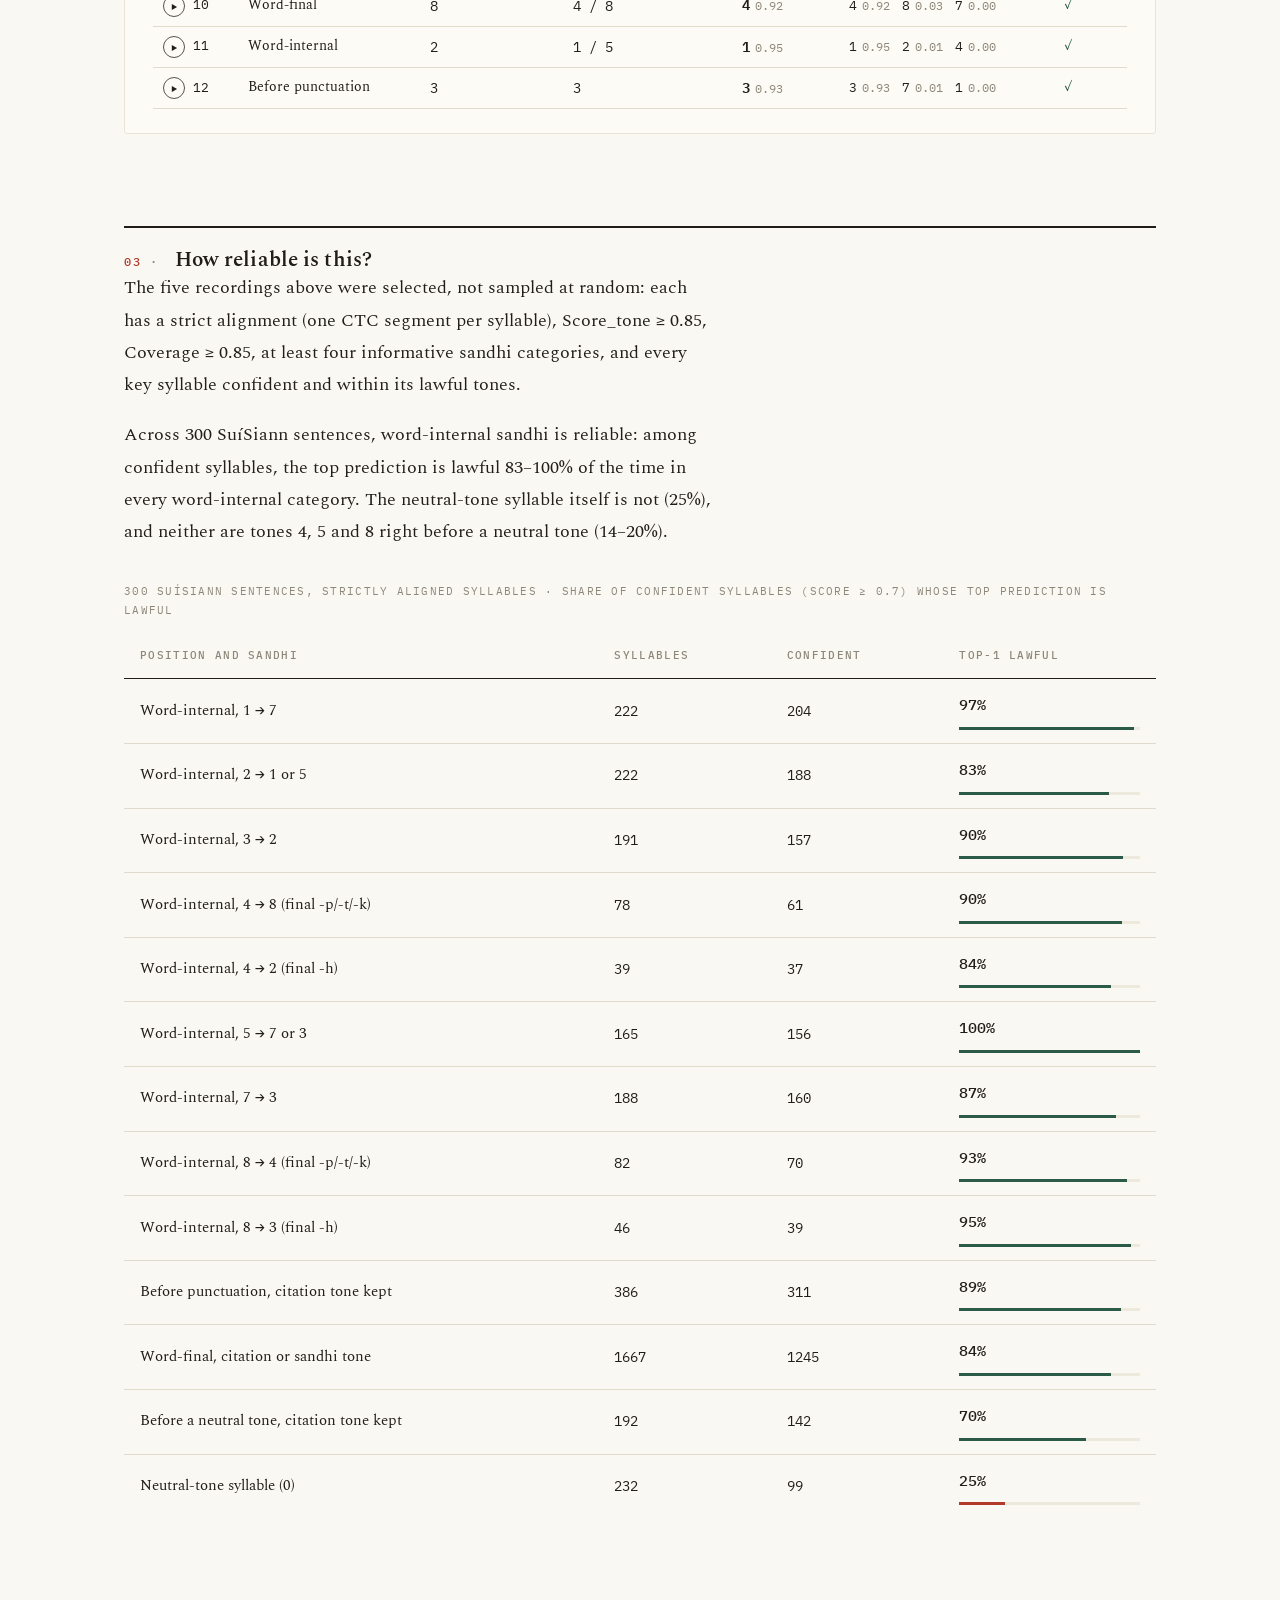
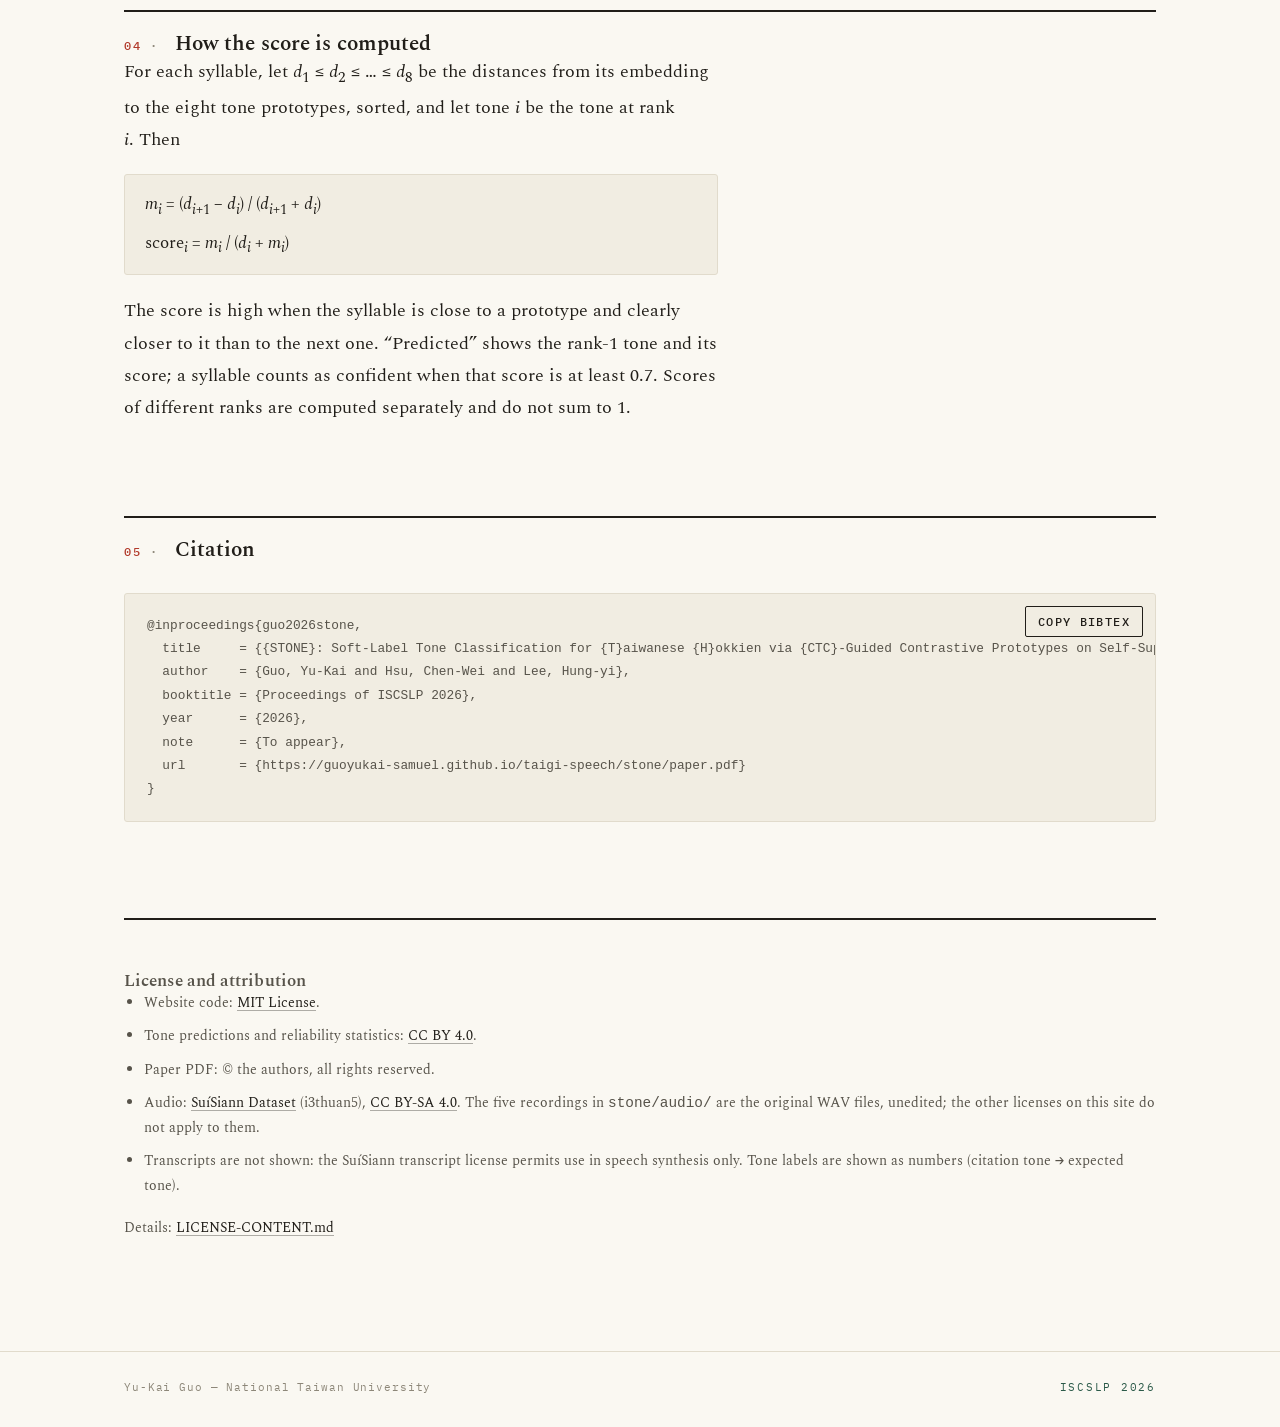
<file: stone/index.html>
<!DOCTYPE html>
<html lang="en">
<head>
  <meta charset="utf-8">
  <meta name="viewport" content="width=device-width, initial-scale=1">
  <title>STONE: Soft-Label Tone Classification for Taiwanese Hokkien · Demo</title>
  <meta name="description" content="Demo for the ISCSLP 2026 paper STONE: a soft-label tone classifier for Taiwanese Hokkien, shown on SuíSiann recordings across tone-sandhi positions. 臺語（台灣閩南語）聲調分類示範：在不同連讀變調位置上的聲調判斷。">
  <meta name="theme-color" content="#FAF8F2">
  <link rel="canonical" href="https://guoyukai-samuel.github.io/taigi-speech/stone/">

  <!-- Link previews -->
  <meta property="og:type" content="article">
  <meta property="og:site_name" content="Taigi Research">
  <meta property="og:title" content="STONE: Soft-Label Tone Classification for Taiwanese Hokkien · Demo">
  <meta property="og:description" content="A soft-label tone classifier for Taiwanese Hokkien, shown across tone-sandhi positions. 臺語聲調分類與連讀變調示範。">
  <meta property="og:url" content="https://guoyukai-samuel.github.io/taigi-speech/stone/">
  <meta property="og:locale" content="en_US">
  <meta property="og:locale:alternate" content="zh_TW">

  <script type="application/ld+json">
  {
    "@context": "https://schema.org",
    "@type": "ScholarlyArticle",
    "headline": "STONE: Soft-Label Tone Classification for Taiwanese Hokkien via CTC-Guided Contrastive Prototypes on Self-Supervised Models",
    "author": [
      { "@type": "Person", "name": "Yu-Kai Guo", "affiliation": "National Taiwan University", "url": "https://guoyukai-samuel.github.io/taigi-speech/" },
      { "@type": "Person", "name": "Chen-Wei Hsu", "affiliation": "National Taiwan University" },
      { "@type": "Person", "name": "Hung-yi Lee", "affiliation": "National Taiwan University" }
    ],
    "datePublished": "2026",
    "inLanguage": "en",
    "isPartOf": { "@type": "PublicationEvent", "name": "ISCSLP 2026" },
    "abstract": "STONE classifies Taiwanese Hokkien tones with a self-supervised speech model, CTC-guided syllable alignment, and contrastive tone prototypes, and outputs soft labels with confidence scores that accommodate natural tone ambiguity.",
    "description": "臺語（台灣閩南語）聲調分類：以自監督語音模型、CTC 音節對齊與聲調原型判斷每個音節的聲調，並輸出信心分數；本頁展示模型在不同連讀變調位置上的判斷。",
    "keywords": ["Taiwanese Hokkien", "Taigi", "tone classification", "tone sandhi", "self-supervised speech representation", "CTC", "臺語", "台語", "臺灣閩南語", "聲調", "變調", "連讀變調", "聲調辨識"],
    "url": "https://guoyukai-samuel.github.io/taigi-speech/stone/"
  }
  </script>

  <link rel="icon" type="image/svg+xml" href="../assets/favicon.svg">
  <link rel="preconnect" href="https://fonts.googleapis.com">
  <link rel="preconnect" href="https://fonts.gstatic.com" crossorigin>
  <link rel="stylesheet" href="https://fonts.googleapis.com/css2?family=Spectral:ital,wght@0,400;0,500;0,600;1,400;1,500&family=Noto+Serif+TC:wght@400;500;600;700;900&family=IBM+Plex+Mono:wght@400;500&display=swap">
  <link rel="stylesheet" href="../assets/style.css">
</head>
<body data-demo="data.json">
  <a class="skip" href="#main">Skip to content</a>

  <div class="topbar">
    <div class="topbar-inner wrap">
      <a class="wordmark" href="../" aria-label="Back to Taigi Research">
        <svg class="seal-mark" width="26" height="26" viewBox="0 0 64 64" aria-hidden="true">
          <rect x="2" y="2" width="60" height="60" rx="9" fill="#B23A2B"/>
          <text x="32" y="46" font-family="'Noto Serif TC','Songti TC',serif" font-size="38" font-weight="700" fill="#FAF8F2" text-anchor="middle">台</text>
        </svg>
        Taigi Research
        <span class="wordmark-sub">臺語 · Tâi-gí</span>
      </a>
      <div class="topnav">
        <span class="top-tag">ISCSLP 2026 · Demo</span>
      </div>
    </div>
  </div>

  <main id="main" class="wrap">
    <header class="paper-head">
      <p class="eyebrow">ISCSLP 2026<span class="dot">·</span>Oral<span class="dot">·</span>Demo</p>
      <h1>STONE: Soft-Label Tone Classification for Taiwanese Hokkien</h1>
      <p class="paper-sub">via CTC-Guided Contrastive Prototypes on Self-Supervised Models</p>
      <p class="head-meta">Yu-Kai Guo · Chen-Wei Hsu · Hung-yi Lee</p>
      <p class="head-affil">National Taiwan University</p>
      <div class="head-actions buttons">
        <a class="btn btn-solid" href="paper.pdf">Paper (PDF)</a>
        <a class="arrow-link" href="../">Back to Taigi Research <span class="arr" aria-hidden="true">→</span></a>
      </div>
    </header>

    <section aria-labelledby="overview">
      <h2 id="overview"><span class="no">01</span>Overview</h2>
      <div class="lede">
        <p>
          STONE labels the tone of every syllable in Taiwanese Hokkien speech. A self-supervised
          speech model with CTC alignment locates each syllable, and the syllable is compared with
          eight learned tone prototypes; the result is a ranked list of tones with confidence scores
          rather than a single hard label.
        </p>
        <p>
          The correct tone depends on where a syllable sits. Tone sandhi in Taiwanese Hokkien is
          positional: inside a word a syllable always takes its sandhi tone; before punctuation it
          keeps its citation tone; between words it depends on whether the speaker pauses. The same
          syllable can therefore have different correct tones in different positions, and the
          examples below show how the classifier handles each position.
        </p>
        <div class="lede-zh" lang="zh-Hant-TW">
          <p class="lede-zh-kicker">中文摘要</p>
          <p>
            STONE 是臺語（台灣閩南語）的聲調分類器：以自監督語音模型和 CTC 對齊找出每個音節，再和八個聲調原型比較，輸出帶信心分數的聲調排名。臺語的連讀變調依位置而定：詞內一定變調，標點前維持本調，詞與詞之間則要看有沒有停頓。本頁以 SuíSiann 真人錄音展示模型在不同變調位置上的判斷，並附上各位置的可靠度統計。
          </p>
        </div>
      </div>
    </section>

    <section aria-labelledby="examples">
      <h2 id="examples"><span class="no">02</span>Examples</h2>
      <div class="source-note">
        <p>
          Audio: <a href="https://suisiann-dataset.ithuan.tw/">SuíSiann Dataset</a> (i3thuan5),
          <a href="https://creativecommons.org/licenses/by-sa/4.0/">CC BY-SA 4.0</a> —
          https://suisiann-dataset.ithuan.tw/
        </p>
        <p>
          Transcripts are not shown: the SuíSiann transcript license permits use in speech synthesis
          only. Tone labels are shown as numbers (citation tone → expected tone).
        </p>
      </div>
      <dl class="position-key">
        <div><dt>Word-internal</dt><dd>Inside a word: the sandhi tone is required.</dd></div>
        <div><dt>Before punctuation</dt><dd>Before a comma, full stop, or the end of the sentence: the citation tone is kept.</dd></div>
        <div><dt>Word-final</dt><dd>At the end of a word inside a phrase: citation or sandhi tone, depending on pausing.</dd></div>
        <div><dt>Before neutral tone</dt><dd>Right before a neutral-tone syllable: the citation tone is kept.</dd></div>
        <div><dt>Neutral tone</dt><dd>The neutral-tone syllable itself, labeled 0.</dd></div>
      </dl>
      <p class="muted small">
        The waveform marks each syllable’s predicted tone at the time CTC places it. The ▶ button in
        each row plays only that syllable’s neighborhood: from halfway to the previous syllable to
        halfway to the next one, so segment boundaries are approximate. Errors are shown as they are.
      </p>
      <div id="cases" class="sentence-list"></div>
    </section>

    <section aria-labelledby="reliability">
      <h2 id="reliability"><span class="no">03</span>How reliable is this?</h2>
      <div class="lede">
        <p>
          The five recordings above were selected, not sampled at random: each has a strict
          alignment (one CTC segment per syllable), Score_tone ≥ 0.85, Coverage ≥ 0.85, at least
          four informative sandhi categories, and every key syllable confident and within its
          lawful tones.
        </p>
        <p>
          Across 300 SuíSiann sentences, word-internal sandhi is reliable: among confident
          syllables, the top prediction is lawful 83–100% of the time in every word-internal
          category. The neutral-tone syllable itself is not (25%), and neither are tones 4, 5 and 8
          right before a neutral tone (14–20%).
        </p>
      </div>
      <div id="reliability-table"></div>
    </section>

    <section aria-labelledby="score">
      <h2 id="score"><span class="no">04</span>How the score is computed</h2>
      <div class="lede">
        <p>
          For each syllable, let <var>d</var><sub>1</sub> ≤ <var>d</var><sub>2</sub> ≤ … ≤
          <var>d</var><sub>8</sub> be the distances from its embedding to the eight tone
          prototypes, sorted, and let tone <var>i</var> be the tone at rank <var>i</var>. Then
        </p>
        <div class="formula" role="math" aria-label="m sub i equals d sub i plus 1 minus d sub i, over d sub i plus 1 plus d sub i; score sub i equals m sub i over d sub i plus m sub i">
          <p><var>m</var><sub><var>i</var></sub> = (<var>d</var><sub><var>i</var>+1</sub> − <var>d</var><sub><var>i</var></sub>) / (<var>d</var><sub><var>i</var>+1</sub> + <var>d</var><sub><var>i</var></sub>)</p>
          <p>score<sub><var>i</var></sub> = <var>m</var><sub><var>i</var></sub> / (<var>d</var><sub><var>i</var></sub> + <var>m</var><sub><var>i</var></sub>)</p>
        </div>
        <p>
          The score is high when the syllable is close to a prototype and clearly closer to it than
          to the next one. “Predicted” shows the rank-1 tone and its score; a syllable counts as
          confident when that score is at least 0.7. Scores of different ranks are computed
          separately and do not sum to 1.
        </p>
      </div>
    </section>

    <section aria-labelledby="citation">
      <h2 id="citation"><span class="no">05</span>Citation</h2>
      <div class="code-block">
        <pre><code id="bibtex">@inproceedings{guo2026stone,
  title     = {{STONE}: Soft-Label Tone Classification for {T}aiwanese {H}okkien via {CTC}-Guided Contrastive Prototypes on Self-Supervised Models},
  author    = {Guo, Yu-Kai and Hsu, Chen-Wei and Lee, Hung-yi},
  booktitle = {Proceedings of ISCSLP 2026},
  year      = {2026},
  note      = {To appear},
  url       = {https://guoyukai-samuel.github.io/taigi-speech/stone/paper.pdf}
}</code></pre>
        <button type="button" class="btn copy" data-copy="bibtex">Copy BibTeX</button>
      </div>
    </section>

    <section class="site-notes" aria-labelledby="license-heading">
      <h2 id="license-heading"><span class="no">06</span>License and attribution</h2>
      <ul>
        <li>Website code: <a href="../LICENSE">MIT License</a>.</li>
        <li>Tone predictions and reliability statistics: <a href="https://creativecommons.org/licenses/by/4.0/">CC BY 4.0</a>.</li>
        <li>Paper PDF: © the authors, all rights reserved.</li>
        <li>
          Audio: <a href="https://suisiann-dataset.ithuan.tw/">SuíSiann Dataset</a> (i3thuan5),
          <a href="https://creativecommons.org/licenses/by-sa/4.0/">CC BY-SA 4.0</a>. The five
          recordings in <code>stone/audio/</code> are the original WAV files, unedited; the other
          licenses on this site do not apply to them.
        </li>
        <li>
          Transcripts are not shown: the SuíSiann transcript license permits use in speech
          synthesis only. Tone labels are shown as numbers (citation tone → expected tone).
        </li>
      </ul>
      <p>
        Details: <a href="../LICENSE-CONTENT.md">LICENSE-CONTENT.md</a>
      </p>
    </section>
  </main>

  <footer class="site-footer">
    <div class="foot-grid wrap">
      <p>Yu-Kai Guo — National Taiwan University</p>
      <p class="foot-mark">ISCSLP 2026</p>
    </div>
  </footer>
  <div class="spine" aria-hidden="true"></div>

  <script src="../assets/stone.js"></script>
</body>
</html>
</file>
<file: assets/style.css>
/* ==========================================================================
   Taigi Research — editorial print stylesheet
   Paper · ink · jade (Tâi-lô input) · cinnabar (seal / human reference)
   Type: Spectral (Latin serif) · Noto Serif TC (Han) · IBM Plex Mono (data)
   ========================================================================== */

:root {
  color-scheme: light;

  --paper: #FAF8F2;
  --paper-deep: #F1EDE2;
  --ink: #211E19;
  --ink-2: #57534A;
  --ink-3: #8D8779;
  --line: #E1DBCC;
  --line-soft: #EDE9DD;
  --jade: #2B5A49;
  --jade-deep: #1F4437;
  --seal: #B23A2B;
  --seal-deep: #8F2E22;

  --serif: "Spectral", "Noto Serif TC", "Songti TC", Georgia, serif;
  --mono: "IBM Plex Mono", Consolas, "SFMono-Regular", Menlo, monospace;

  --rule-ink: 2px solid var(--ink);
  --hairline: 1px solid var(--line);
}

*,
*::before,
*::after {
  box-sizing: border-box;
}

html {
  -webkit-text-size-adjust: 100%;
}

body {
  margin: 0;
  background: var(--paper);
  color: var(--ink);
  font-family: var(--serif);
  font-size: 17px;
  line-height: 1.75;
  min-height: 100vh;
  display: flex;
  flex-direction: column;
  text-rendering: optimizeLegibility;
}

/* Paper grain — a whisper of tooth on the page */
body::after {
  content: "";
  position: fixed;
  inset: 0;
  z-index: 2147483646;
  pointer-events: none;
  opacity: 0.05;
  background-image: url("data:image/svg+xml,%3Csvg xmlns='http://www.w3.org/2000/svg' width='240' height='240'%3E%3Cfilter id='n'%3E%3CfeTurbulence type='fractalNoise' baseFrequency='0.85' numOctaves='2' stitchTiles='stitch'/%3E%3C/filter%3E%3Crect width='100%25' height='100%25' filter='url(%23n)'/%3E%3C/svg%3E");
}

::selection {
  background: var(--seal);
  color: var(--paper);
}

:focus-visible {
  outline: 2px solid var(--seal);
  outline-offset: 2px;
}

img,
svg {
  vertical-align: middle;
}

p {
  margin: 0 0 14px;
  text-wrap: pretty;
}

a {
  color: var(--ink);
  text-decoration-thickness: 1px;
  text-underline-offset: 0.2em;
  text-decoration-color: color-mix(in srgb, var(--ink) 35%, transparent);
}

a:hover {
  color: var(--seal);
  text-decoration-color: currentColor;
}

.muted {
  color: var(--ink-3);
}

.small {
  font-size: 0.85rem;
}

.wrap {
  width: 100%;
  max-width: 1120px;
  margin: 0 auto;
  padding: 0 clamp(20px, 4vw, 44px);
}

main.wrap {
  flex: 1;
  padding-top: 8px;
  padding-bottom: 96px;
}

.skip {
  position: absolute;
  left: 16px;
  top: -64px;
  z-index: 10;
  background: var(--paper);
  border: 1px solid var(--ink);
  padding: 10px 16px;
  font-family: var(--mono);
  font-size: 12px;
  text-decoration: none;
  transition: top 0.15s ease;
}

.skip:focus {
  top: 12px;
}

/* --------------------------------------------------------------------------
   Shared chrome: top bar, footer, spine
   -------------------------------------------------------------------------- */

.topbar {
  border-bottom: var(--hairline);
}

.topbar-inner {
  display: flex;
  align-items: center;
  justify-content: space-between;
  gap: 16px;
  padding-top: 18px;
  padding-bottom: 18px;
}

.wordmark {
  display: inline-flex;
  align-items: center;
  gap: 11px;
  text-decoration: none;
  color: var(--ink);
  font-weight: 600;
  font-size: 17px;
  letter-spacing: 0.01em;
  white-space: nowrap;
}

.wordmark:hover {
  color: var(--ink);
}

.wordmark .seal-mark {
  flex: none;
}

.wordmark-sub {
  font-family: var(--mono);
  font-weight: 400;
  font-size: 10.5px;
  letter-spacing: 0.14em;
  color: var(--ink-3);
  text-transform: uppercase;
  margin-left: 2px;
  padding-left: 12px;
  border-left: 1px solid var(--line);
}

.topnav {
  display: flex;
  align-items: center;
  flex-wrap: wrap;
  gap: 4px 22px;
}

.topnav a {
  font-family: var(--mono);
  font-size: 11.5px;
  letter-spacing: 0.12em;
  text-transform: uppercase;
  text-decoration: none;
  color: var(--ink-2);
}

.topnav a:hover {
  color: var(--seal);
}

.top-tag {
  font-family: var(--mono);
  font-size: 11px;
  letter-spacing: 0.14em;
  text-transform: uppercase;
  color: var(--jade);
  border: 1px solid color-mix(in srgb, var(--jade) 45%, transparent);
  padding: 4px 10px;
  border-radius: 2px;
  white-space: nowrap;
}

.site-footer {
  border-top: var(--hairline);
}

.foot-grid {
  display: flex;
  align-items: baseline;
  justify-content: space-between;
  flex-wrap: wrap;
  gap: 8px 24px;
  padding-top: 26px;
  padding-bottom: 30px;
  font-family: var(--mono);
  font-size: 11px;
  letter-spacing: 0.08em;
  color: var(--ink-3);
}

.foot-grid p {
  margin: 0;
}

.foot-mark {
  color: var(--jade);
  text-transform: uppercase;
  letter-spacing: 0.16em;
}

.spine {
  height: 7px;
  background: var(--ink);
}

/* --------------------------------------------------------------------------
   Headings & sections — numbered like a journal
   -------------------------------------------------------------------------- */

h1,
h2,
h3 {
  margin: 0;
  font-weight: 600;
  line-height: 1.15;
  text-wrap: balance;
}

h2 {
  display: flex;
  align-items: baseline;
  gap: 16px;
  margin-top: 92px;
  padding-top: 20px;
  border-top: var(--rule-ink);
  font-size: 1.32rem;
  letter-spacing: 0.005em;
}

h2 .no {
  font-family: var(--mono);
  font-weight: 500;
  font-size: 12px;
  letter-spacing: 0.14em;
  color: var(--seal);
}

h2 .no::after {
  content: " ·";
  color: var(--ink-3);
}

h3.subsection {
  margin-top: 56px;
  font-size: 1.08rem;
}

h3.subsection::before {
  content: "§";
  color: var(--ink-3);
  font-weight: 400;
  margin-right: 10px;
}

.eyebrow {
  font-family: var(--mono);
  font-size: 11.5px;
  font-weight: 500;
  letter-spacing: 0.18em;
  text-transform: uppercase;
  color: var(--ink-2);
  margin-bottom: 22px;
}

.eyebrow .dot {
  color: var(--seal);
  margin: 0 6px;
}

/* --------------------------------------------------------------------------
   Buttons & links
   -------------------------------------------------------------------------- */

.btn {
  display: inline-block;
  font-family: var(--mono);
  font-size: 11.5px;
  font-weight: 500;
  letter-spacing: 0.12em;
  text-transform: uppercase;
  text-decoration: none;
  text-align: center;
  padding: 12px 22px;
  border-radius: 2px;
  border: 1px solid var(--ink);
  cursor: pointer;
  background: transparent;
  color: var(--ink);
  transition: background-color 0.16s ease, color 0.16s ease, border-color 0.16s ease;
}

.btn:hover {
  background: var(--ink);
  color: var(--paper);
}

.btn-solid {
  background: var(--ink);
  color: var(--paper);
}

.btn-solid:hover {
  background: var(--seal);
  border-color: var(--seal);
  color: #FFF;
}

.arrow-link {
  display: inline-flex;
  align-items: baseline;
  gap: 7px;
  font-family: var(--mono);
  font-size: 11.5px;
  font-weight: 500;
  letter-spacing: 0.12em;
  text-transform: uppercase;
  text-decoration: none;
  color: var(--ink);
  white-space: nowrap;
}

.arrow-link .arr {
  transition: transform 0.18s ease;
  color: var(--seal);
  font-family: var(--serif);
  font-size: 14px;
}

.arrow-link:hover {
  color: var(--seal);
}

.arrow-link:hover .arr {
  transform: translateX(3px);
}

.buttons {
  display: flex;
  flex-wrap: wrap;
  gap: 12px;
  align-items: center;
}

/* --------------------------------------------------------------------------
   Landing — masthead & project ledger
   -------------------------------------------------------------------------- */

.masthead {
  position: relative;
  padding: clamp(64px, 11vh, 120px) 0 20px;
  overflow: hidden;
}

.masthead h1 {
  position: relative;
  font-size: clamp(2.9rem, 6.4vw, 4.4rem);
  font-weight: 600;
  letter-spacing: -0.012em;
  line-height: 1.04;
  margin-bottom: 20px;
}

.masthead h1 .h1-dot {
  color: var(--seal);
}

.tagline {
  position: relative;
  max-width: 34em;
  font-size: 1.22rem;
  line-height: 1.6;
  color: var(--ink-2);
  margin-bottom: 30px;
}

.tagline em {
  color: var(--jade);
  font-style: italic;
}

.byline {
  position: relative;
  font-family: var(--mono);
  font-size: 12px;
  letter-spacing: 0.1em;
  text-transform: uppercase;
  color: var(--ink-2);
  margin: 0;
}

.byline .sep {
  color: var(--ink-3);
  margin: 0 8px;
}

.byline a {
  color: inherit;
}

.ghost-char {
  position: absolute;
  right: clamp(-40px, -2vw, 0px);
  top: -30px;
  font-family: "Noto Serif TC", "Songti TC", serif;
  font-weight: 900;
  font-size: clamp(240px, 30vw, 400px);
  line-height: 1;
  color: color-mix(in srgb, var(--ink) 7%, transparent);
  user-select: none;
  pointer-events: none;
  z-index: 0;
}

.project-list {
  list-style: none;
  padding: 0;
  margin: 0;
  counter-reset: project;
}

.project {
  display: grid;
  grid-template-columns: 76px minmax(0, 1fr);
  gap: 0 28px;
  padding: 40px 0;
  border-bottom: var(--hairline);
}

.project:first-child {
  border-top: var(--hairline);
}

.p-no {
  font-family: var(--mono);
  font-size: 13px;
  font-weight: 500;
  letter-spacing: 0.1em;
  color: var(--seal);
  padding-top: 7px;
}

.p-body h3 {
  font-size: 1.42rem;
  line-height: 1.3;
  margin-bottom: 10px;
}

.p-meta {
  font-family: var(--mono);
  font-size: 11px;
  letter-spacing: 0.13em;
  text-transform: uppercase;
  color: var(--jade);
  margin-bottom: 14px;
}

.tag {
  display: inline-block;
  font-family: var(--mono);
  font-size: 10.5px;
  letter-spacing: 0.13em;
  text-transform: uppercase;
  color: var(--ink-3);
  border: 1px solid var(--line);
  border-radius: 2px;
  padding: 3px 8px;
  margin-left: 10px;
  vertical-align: 2px;
}

.p-sum {
  max-width: 62ch;
  color: var(--ink-2);
  margin-bottom: 18px;
}

.p-links {
  display: flex;
  flex-wrap: wrap;
  align-items: baseline;
  gap: 10px 28px;
}

.copy-link {
  background: none;
  border: 0;
  padding: 0;
  cursor: pointer;
  min-width: 7ch;
  text-align: left;
  line-height: inherit;
}

/* --------------------------------------------------------------------------
   Demo page — paper header
   -------------------------------------------------------------------------- */

.paper-head {
  padding: clamp(48px, 8vh, 88px) 0 8px;
}

.paper-head h1 {
  font-size: clamp(1.95rem, 4.4vw, 3rem);
  letter-spacing: -0.008em;
  line-height: 1.14;
  max-width: 22em;
  margin-bottom: 26px;
}

.paper-head h1:has(+ .paper-sub) {
  margin-bottom: 12px;
}

.paper-sub {
  max-width: 34em;
  font-size: clamp(1.1rem, 2vw, 1.35rem);
  font-style: italic;
  line-height: 1.4;
  color: var(--ink-2);
  margin: 0 0 26px;
}

.head-meta {
  display: flex;
  flex-wrap: wrap;
  align-items: baseline;
  gap: 6px 14px;
  font-size: 1.02rem;
  color: var(--ink-2);
  margin-bottom: 6px;
}

.head-affil {
  font-family: var(--mono);
  font-size: 11.5px;
  letter-spacing: 0.1em;
  text-transform: uppercase;
  color: var(--ink-3);
  margin-bottom: 26px;
}

.head-venue {
  color: var(--seal);
}

.head-actions {
  display: flex;
  flex-wrap: wrap;
  gap: 12px;
  align-items: center;
  margin-top: 6px;
}

/* --------------------------------------------------------------------------
   Overview & key-finding stat card
   -------------------------------------------------------------------------- */

.overview-grid {
  display: grid;
  grid-template-columns: minmax(0, 1fr) 380px;
  gap: 56px;
  align-items: start;
  margin-top: 36px;
}

.lede {
  font-size: 1.12rem;
  line-height: 1.8;
  max-width: 66ch;
}

.lede p {
  margin-bottom: 18px;
}

.lede-zh {
  margin-top: 30px;
  padding-top: 22px;
  border-top: var(--hairline);
  font-family: "Noto Serif TC", "Songti TC", serif;
  font-size: 1rem;
  line-height: 1.9;
  color: var(--ink-2);
}

.lede-zh .lede-zh-kicker {
  font-family: var(--mono);
  font-size: 10.5px;
  font-weight: 500;
  letter-spacing: 0.16em;
  color: var(--ink-3);
  margin: 0 0 12px;
}

.stat-card {
  background: var(--paper-deep);
  border: var(--hairline);
  border-radius: 3px;
  padding: 26px 28px 22px;
}

.stat-card .stat-kicker {
  font-family: var(--mono);
  font-size: 10.5px;
  font-weight: 500;
  letter-spacing: 0.16em;
  text-transform: uppercase;
  color: var(--ink-3);
  margin: 0 0 18px;
}

.stat-row {
  display: flex;
  align-items: baseline;
  justify-content: space-between;
  gap: 16px;
  padding: 12px 2px;
}

.stat-row + .stat-row {
  border-top: var(--hairline);
}

.stat-label {
  font-size: 0.98rem;
  color: var(--ink-2);
}

.stat-row.is-hero .stat-label {
  color: var(--ink);
  font-weight: 500;
}

.stat-num {
  font-size: 2.15rem;
  font-weight: 600;
  line-height: 1;
  letter-spacing: -0.01em;
  color: var(--ink-2);
  font-variant-numeric: tabular-nums;
}

.stat-row.is-hero .stat-num {
  color: var(--jade);
  font-size: 2.55rem;
}

.stat-delta {
  display: inline-block;
  margin-top: 16px;
  font-family: var(--mono);
  font-size: 11px;
  letter-spacing: 0.1em;
  text-transform: uppercase;
  color: var(--jade-deep);
  background: color-mix(in srgb, var(--jade) 15%, transparent);
  border-radius: 2px;
  padding: 6px 10px;
}

.stat-note {
  display: block;
  margin-top: 14px;
  font-size: 0.82rem;
  line-height: 1.55;
  color: #7A7462;
}

/* --------------------------------------------------------------------------
   Results table
   -------------------------------------------------------------------------- */

.table-wrap {
  margin-top: 34px;
  overflow-x: auto;
}

.results {
  border-collapse: collapse;
  width: 100%;
  min-width: 560px;
  font-size: 0.95rem;
}

.results caption {
  caption-side: top;
  text-align: left;
  font-family: var(--mono);
  font-size: 10.5px;
  letter-spacing: 0.12em;
  text-transform: uppercase;
  color: var(--ink-3);
  padding-bottom: 14px;
}

.results th,
.results td {
  padding: 13px 16px;
  border-bottom: var(--hairline);
  text-align: left;
  vertical-align: middle;
}

.results thead th {
  font-family: var(--mono);
  font-weight: 500;
  font-size: 11px;
  letter-spacing: 0.12em;
  text-transform: uppercase;
  color: var(--ink-3);
  border-bottom: 1.5px solid var(--ink);
  white-space: nowrap;
}

.results tbody th[scope="row"] {
  font-weight: 500;
  white-space: nowrap;
}

.results tbody tr:last-child th,
.results tbody tr:last-child td {
  border-bottom: none;
}

.results tr.human-row {
  background: #ECE6D6;
  box-shadow: inset 3px 0 0 var(--seal);
}

.score-cell {
  min-width: 130px;
}

.score-cell .num {
  font-family: var(--mono);
  font-weight: 500;
  font-size: 0.92rem;
  font-variant-numeric: tabular-nums;
}

.results .mean-col {
  border-left: var(--hairline);
}

.results td.mean-col .num {
  font-weight: 600;
  color: var(--ink);
}

.bar {
  display: block;
  height: 3px;
  margin-top: 7px;
  background: var(--line-soft);
  overflow: hidden;
}

.bar > span {
  display: block;
  height: 100%;
  background: var(--jade);
}

.results tr[data-cond="han"] .bar > span {
  background: #A9A18E;
}

.results tr.human-row .bar > span {
  background: var(--seal);
}

.cond-name {
  display: inline-flex;
  align-items: center;
  gap: 9px;
}

/* --------------------------------------------------------------------------
   Condition markers — jade square = Tâi-lô input, hollow = Han-ji only,
   cinnabar circle = human reference
   -------------------------------------------------------------------------- */

.cond-mark {
  display: inline-block;
  width: 8px;
  height: 8px;
  flex: none;
}

.cond-mark.cond-han {
  border: 1.5px solid var(--ink-2);
  background: transparent;
}

.cond-mark.cond-tl,
.cond-mark.cond-both {
  background: var(--jade);
}

.cond-mark.cond-human {
  background: var(--seal);
  border-radius: 50%;
}

.legend {
  display: flex;
  flex-wrap: wrap;
  gap: 8px 26px;
  align-items: center;
  margin: 30px 0 6px;
  font-family: var(--mono);
  font-size: 10.5px;
  letter-spacing: 0.1em;
  text-transform: uppercase;
  color: var(--ink-2);
}

.legend-item {
  display: inline-flex;
  align-items: center;
  gap: 8px;
}

/* --------------------------------------------------------------------------
   Sentence specimen cards
   -------------------------------------------------------------------------- */

.sentence-list {
  display: grid;
  gap: 30px;
  margin-top: 30px;
}

.sentence-card {
  border: 1px solid #EAE5D8;
  border-radius: 3px;
  padding: 26px 28px 24px;
  background: color-mix(in srgb, #FFFDF8 60%, var(--paper));
}

.sentence-head {
  display: flex;
  justify-content: space-between;
  align-items: flex-start;
  gap: 18px;
  margin-bottom: 20px;
}

.sentence-text {
  min-width: 0;
}

.hanji {
  font-family: "Noto Serif TC", "Songti TC", serif;
  font-weight: 600;
  font-size: 1.55rem;
  line-height: 1.5;
  color: var(--ink);
  margin: 0 0 6px;
}

/* Romanization layer — jade; combining marks need these fallbacks */
.tailo {
  font-family: "Spectral", "Segoe UI", "Noto Sans", sans-serif;
  font-size: 1.14rem;
  color: var(--jade-deep);
  margin: 0 0 4px;
  line-height: 1.6;
}

.english {
  color: var(--ink-3);
  font-style: italic;
  font-size: 0.95rem;
  margin: 0;
}

.sentence-id {
  flex: none;
  font-family: var(--mono);
  font-size: 10.5px;
  letter-spacing: 0.1em;
  color: var(--ink-3);
  margin: 8px 0 0;
  white-space: nowrap;
}

/* --------------------------------------------------------------------------
   Clip grid — shared hairlines between cells
   -------------------------------------------------------------------------- */

.clip-grid {
  display: grid;
  grid-template-columns: 1fr;
  gap: 1px;
  background: var(--line);
  border: var(--hairline);
  border-radius: 3px;
  overflow: hidden;
}

@media (min-width: 640px) {
  .clip-grid {
    grid-template-columns: repeat(2, 1fr);
  }
}

@media (min-width: 1020px) {
  .clip-grid {
    grid-template-columns: repeat(3, 1fr);
  }

  .clip-grid.has-human {
    grid-template-columns: repeat(4, 1fr);
  }
}

.clip {
  background: var(--paper);
  padding: 16px 18px 14px;
  min-width: 0;
  container-type: inline-size;
}

.clip.human {
  background: color-mix(in srgb, var(--paper-deep) 55%, var(--paper));
  box-shadow: inset 0 2px 0 var(--seal);
}

.clip-label {
  display: flex;
  align-items: center;
  gap: 9px;
  font-family: var(--mono);
  font-size: 10.5px;
  font-weight: 500;
  letter-spacing: 0.09em;
  text-transform: uppercase;
  color: var(--ink-2);
  margin: 0 0 14px;
}

.clip.human .clip-label {
  color: var(--seal-deep);
}

.clip-mean {
  display: flex;
  align-items: baseline;
  gap: 10px;
  margin: -4px 0 10px;
}

.clip-mean-label {
  font-family: var(--mono);
  font-size: 10px;
  letter-spacing: 0.09em;
  text-transform: uppercase;
  color: var(--ink-3);
}

.clip-mean-num {
  font-size: 1.6rem;
  font-weight: 500;
  line-height: 1.1;
  font-variant-numeric: tabular-nums;
  color: var(--ink);
}

.scores {
  margin: 12px 0 0;
  font-size: 0.9rem;
  display: grid;
  gap: 3px 0;
}

.scores > div {
  display: flex;
  align-items: baseline;
  justify-content: space-between;
  gap: 12px;
}

.scores dt {
  font-family: var(--mono);
  font-size: 10px;
  letter-spacing: 0.09em;
  text-transform: uppercase;
  color: var(--ink-3);
}

.scores dd {
  margin: 0;
  font-variant-numeric: tabular-nums;
  font-weight: 500;
  font-size: 0.95rem;
  white-space: nowrap;
}

.scores .sd {
  font-family: var(--mono);
  font-weight: 400;
  font-size: 0.72rem;
  color: var(--ink-3);
  margin-left: 5px;
}

.clip .license {
  font-size: 0.75rem;
  color: var(--ink-3);
  margin: 12px 0 0;
}

.human-ref {
  font-size: 0.82rem;
  color: var(--ink-3);
  margin: 14px 0 0;
}

/* --------------------------------------------------------------------------
   Custom audio player — tape-meter aesthetic
   -------------------------------------------------------------------------- */

.player {
  display: flex;
  align-items: center;
  gap: 12px;
  margin: 2px 0 4px;
}

.p-toggle {
  flex: none;
  width: 34px;
  height: 34px;
  border-radius: 50%;
  border: 1.5px solid var(--ink);
  background: transparent;
  color: var(--ink);
  display: inline-flex;
  align-items: center;
  justify-content: center;
  cursor: pointer;
  padding: 0;
  transition: background-color 0.16s ease, border-color 0.16s ease;
}

.p-toggle:hover {
  background: var(--ink);
}

.p-toggle:hover .p-icon svg {
  fill: var(--paper);
}

.p-toggle .p-icon {
  display: inline-flex;
  line-height: 0;
}

.p-toggle svg {
  width: 11px;
  height: 11px;
  fill: var(--ink);
  transition: fill 0.16s ease;
}

.p-toggle .i-pause {
  display: none;
}

.player.is-playing .p-toggle {
  background: var(--seal);
  border-color: var(--seal);
}

.player.is-playing .p-toggle svg {
  fill: #FFF;
}

.player.is-playing .i-play {
  display: none;
}

.player.is-playing .i-pause {
  display: block;
}

.p-track {
  position: relative;
  flex: 1;
  min-width: 0;
  height: 26px;
  display: flex;
  align-items: center;
  gap: 2px;
  cursor: pointer;
  touch-action: none;
}

.p-tick {
  flex: 1 1 0;
  max-width: 5px;
  height: var(--h, 60%);
  min-height: 3px;
  background: #CBC3AE;
  border-radius: 1px;
  transition: background-color 0.12s linear;
}

.p-tick.is-on {
  background: var(--jade);
}

.clip.human .p-tick.is-on {
  background: var(--seal);
}

.p-cursor {
  position: absolute;
  top: 1px;
  bottom: 1px;
  left: 0;
  width: 1.5px;
  background: var(--ink);
  opacity: 0;
  transition: left 0.26s linear;
}

.player.is-playing .p-cursor,
.player.is-seekable .p-cursor {
  opacity: 1;
}

.p-time {
  flex: none;
  font-family: var(--mono);
  font-size: 10.5px;
  letter-spacing: 0.04em;
  color: var(--ink-3);
  min-width: 74px;
  text-align: right;
  font-variant-numeric: tabular-nums;
}

/* Narrow cells (e.g. four columns at ~1000–1200px): give the meter the full
   row beside the button and drop the timecode underneath it. */
@container (max-width: 250px) {
  .player {
    flex-wrap: wrap;
    row-gap: 2px;
  }

  .p-track {
    flex-basis: calc(100% - 46px);
  }

  .p-time {
    flex-basis: 100%;
    min-width: 0;
    padding-left: 46px;
    text-align: left;
  }
}

.player.is-error .p-track,
.player.is-error .p-time {
  display: none;
}

.player.is-error::after {
  content: "audio unavailable";
  font-family: var(--mono);
  font-size: 10.5px;
  letter-spacing: 0.08em;
  color: var(--ink-3);
}

.player.is-error .p-toggle {
  opacity: 0.4;
  cursor: not-allowed;
}

/* --------------------------------------------------------------------------
   STONE demo — waveform with tone marks, syllable table
   -------------------------------------------------------------------------- */

.source-note {
  margin-top: 30px;
  padding: 16px 20px;
  border-left: 3px solid var(--seal);
  background: var(--paper-deep);
  font-size: 0.92rem;
  color: var(--ink-2);
}

.source-note p {
  margin: 0;
}

.source-note p + p {
  margin-top: 8px;
}

.position-key {
  display: grid;
  grid-template-columns: repeat(auto-fill, minmax(200px, 1fr));
  gap: 14px 28px;
  margin: 28px 0 18px;
}

.position-key div {
  border-top: var(--hairline);
  padding-top: 10px;
}

.position-key dt {
  font-family: var(--mono);
  font-size: 10.5px;
  font-weight: 500;
  letter-spacing: 0.12em;
  text-transform: uppercase;
  color: var(--jade);
  margin-bottom: 4px;
}

.position-key dd {
  margin: 0;
  font-size: 0.92rem;
  line-height: 1.55;
  color: var(--ink-2);
}

/* Grid items default to min-width: auto; let the wide waveform and table scroll inside the card. */
.case-card {
  min-width: 0;
}

.case-meta {
  display: flex;
  flex-wrap: wrap;
  gap: 4px 18px;
}

.case-stat {
  font-family: var(--mono);
  font-size: 11px;
  letter-spacing: 0.06em;
  color: var(--ink-2);
}

.case-player {
  align-items: stretch;
  gap: 14px;
}

.case-player .p-toggle {
  align-self: center;
}

.case-player .p-time {
  align-self: center;
}

.wave-scroll {
  flex: 1;
  min-width: 0;
  overflow-x: auto;
  padding-bottom: 4px;
}

.wave {
  position: relative;
  height: 112px;
  padding-top: 30px;
  cursor: pointer;
  touch-action: pan-x;
}

.wave-svg {
  display: block;
  width: 100%;
  height: 82px;
}

.wave-base,
.wave-played {
  fill: none;
  stroke-width: 1;
  vector-effect: non-scaling-stroke;
}

.wave-base {
  stroke: #CBC3AE;
}

.wave-played {
  stroke: var(--jade);
}

.wave-seg {
  display: none;
  position: absolute;
  top: 30px;
  bottom: 0;
  background: color-mix(in srgb, var(--jade) 12%, transparent);
  pointer-events: none;
}

.tone-mark {
  position: absolute;
  top: 0;
  bottom: 0;
  width: 0;
  border-left: 1px dashed color-mix(in srgb, var(--jade) 55%, transparent);
  pointer-events: none;
}

.tone-mark-num,
.tone-mark-idx {
  position: absolute;
  left: 0;
  transform: translateX(-50%);
  font-family: var(--mono);
  line-height: 1;
  white-space: nowrap;
}

.tone-mark-num {
  top: 0;
  min-width: 18px;
  padding: 3px 3px;
  text-align: center;
  font-size: 12px;
  font-weight: 500;
  color: var(--paper);
  background: var(--jade);
  border-radius: 2px;
}

.tone-mark-idx {
  top: 19px;
  font-size: 8.5px;
  color: var(--ink-3);
}

.tone-mark.is-low .tone-mark-num {
  background: var(--paper);
  color: var(--jade);
  box-shadow: inset 0 0 0 1px var(--jade);
}

.tone-mark.is-wrong {
  border-left-color: color-mix(in srgb, var(--seal) 60%, transparent);
}

.tone-mark.is-wrong .tone-mark-num {
  background: var(--seal);
  color: #FFF;
  box-shadow: none;
}

.tone-mark.is-active .tone-mark-num {
  outline: 2px solid var(--ink);
  outline-offset: 1px;
}

.case-notes {
  margin: 18px 0 4px;
}

.case-notes-label {
  font-family: var(--mono);
  font-size: 10.5px;
  font-weight: 500;
  letter-spacing: 0.12em;
  text-transform: uppercase;
  color: var(--ink-3);
  margin: 0 0 6px;
}

.case-notes ul {
  margin: 0;
  padding-left: 20px;
  font-size: 0.98rem;
  line-height: 1.65;
}

.syl-ref {
  font: inherit;
  font-family: var(--mono);
  font-size: 0.86em;
  font-weight: 500;
  color: var(--jade-deep);
  background: color-mix(in srgb, var(--jade) 10%, transparent);
  border: 0;
  border-radius: 2px;
  padding: 0 4px;
  cursor: pointer;
}

.syl-ref:hover {
  background: var(--jade);
  color: var(--paper);
}

.syl-wrap {
  position: relative; /* keeps the visually hidden header label inside the scroll area */
  margin-top: 18px;
}

.syl-table {
  border-collapse: collapse;
  width: 100%;
  min-width: 600px;
  font-size: 0.9rem;
}

.syl-table th,
.syl-table td {
  padding: 6px 10px;
  border-bottom: var(--hairline);
  text-align: left;
  vertical-align: middle;
}

.syl-table thead th {
  font-family: var(--mono);
  font-weight: 500;
  font-size: 10px;
  letter-spacing: 0.1em;
  text-transform: uppercase;
  color: var(--ink-3);
  border-bottom: 1.5px solid var(--ink);
  white-space: nowrap;
}

.syl-table td {
  font-variant-numeric: tabular-nums;
}

.syl-table tr.is-active td {
  background: color-mix(in srgb, var(--jade) 9%, transparent);
}

.syl-table tr.is-wrong td {
  background: color-mix(in srgb, var(--seal) 7%, transparent);
}

.syl-table .c-idx {
  white-space: nowrap;
  font-family: var(--mono);
  font-size: 0.82rem;
}

.syl-table .c-idx-num {
  display: inline-block;
  min-width: 2ch;
  margin-left: 8px;
  text-align: right;
}

.syl-table .c-pos {
  white-space: nowrap;
}

.syl-table .c-num {
  font-family: var(--mono);
  font-size: 0.86rem;
  white-space: nowrap;
}

.c-pred strong {
  font-family: var(--mono);
  font-weight: 600;
}

.c-score {
  font-family: var(--mono);
  font-size: 0.76rem;
  color: var(--ink-3);
  margin-left: 5px;
}

.c-pred.is-low strong {
  color: var(--ink-3);
}

.c-top3 {
  white-space: nowrap;
  font-family: var(--mono);
  font-size: 0.84rem;
}

.c-alt + .c-alt {
  margin-left: 12px;
}

.c-ok {
  font-weight: 600;
  color: var(--jade);
  text-align: center;
}

.is-wrong .c-ok {
  color: var(--seal);
}

.seg-play {
  width: 22px;
  height: 22px;
  border-radius: 50%;
  border: 1px solid var(--ink-2);
  background: transparent;
  padding: 0;
  display: inline-flex;
  align-items: center;
  justify-content: center;
  vertical-align: middle;
  cursor: pointer;
}

.seg-play svg {
  width: 8px;
  height: 8px;
  fill: var(--ink);
}

.seg-play .i-pause {
  display: none;
}

.seg-play:hover {
  background: var(--ink);
}

.seg-play:hover svg {
  fill: var(--paper);
}

.seg-play.is-playing {
  background: var(--jade);
  border-color: var(--jade);
}

.seg-play.is-playing svg {
  fill: #FFF;
}

.seg-play.is-playing .i-play {
  display: none;
}

.seg-play.is-playing .i-pause {
  display: block;
}

.results.reliability {
  min-width: 0;
}

.results.reliability tbody th[scope="row"] {
  white-space: normal;
  font-weight: 400;
}

.results.reliability .c-num {
  font-family: var(--mono);
  font-size: 0.88rem;
}

.results.reliability tr.is-low .bar > span {
  background: var(--seal);
}

.formula {
  margin: 4px 0 20px;
  padding: 14px 20px;
  background: var(--paper-deep);
  border: var(--hairline);
  border-radius: 3px;
  font-size: 1.05rem;
}

.formula p {
  margin: 0;
}

.formula p + p {
  margin-top: 6px;
}

@media (max-width: 720px) {
  .case-player {
    flex-wrap: wrap;
    row-gap: 4px;
  }

  .wave-scroll {
    flex-basis: calc(100% - 48px);
  }

  .case-player .p-time {
    flex-basis: 100%;
    padding-left: 48px;
    text-align: left;
  }

  .syl-table {
    font-size: 0.84rem;
  }
}

/* --------------------------------------------------------------------------
   Citation
   -------------------------------------------------------------------------- */

.code-block {
  position: relative;
  margin-top: 30px;
  background: var(--paper-deep);
  border: var(--hairline);
  border-radius: 3px;
}

.code-block pre {
  margin: 0;
  padding: 20px 22px;
  padding-right: 130px;
  overflow-x: auto;
  font-family: var(--mono);
  font-size: 0.8rem;
  line-height: 1.75;
  color: var(--ink-2);
}

.code-block .copy {
  position: absolute;
  top: 12px;
  right: 12px;
  padding: 7px 12px;
}

/* --------------------------------------------------------------------------
   Notes (acknowledgments, license)
   -------------------------------------------------------------------------- */

.site-notes {
  border-top: var(--rule-ink);
  margin-top: 96px;
  padding-top: 8px;
  font-size: 0.9rem;
  color: var(--ink-2);
}

.site-notes h2 {
  border-top: none;
  margin-top: 44px;
  padding-top: 0;
  font-size: 1.05rem;
}

.site-notes h2 .no {
  display: none;
}

.site-notes ul {
  padding-left: 20px;
  margin: 0 0 16px;
}

.site-notes li {
  margin-bottom: 8px;
}

.site-notes a {
  color: var(--ink);
}

/* --------------------------------------------------------------------------
   Accessibility & print
   -------------------------------------------------------------------------- */

.visually-hidden {
  position: absolute;
  width: 1px;
  height: 1px;
  overflow: hidden;
  clip: rect(0 0 0 0);
  white-space: nowrap;
}

@media (prefers-reduced-motion: reduce) {
  *,
  *::before,
  *::after {
    transition-duration: 0.01ms !important;
    animation-duration: 0.01ms !important;
  }
}

@media print {
  body::after,
  .topbar,
  .spine,
  .site-footer,
  .p-toggle,
  .btn,
  .arrow-link {
    display: none !important;
  }

  body {
    background: #FFF;
    font-size: 11pt;
  }

  .sentence-card,
  .clip,
  .stat-card,
  .code-block {
    break-inside: avoid;
  }
}

/* --------------------------------------------------------------------------
   Small screens
   -------------------------------------------------------------------------- */

@media (max-width: 960px) {
  .overview-grid {
    grid-template-columns: 1fr;
    gap: 36px;
  }
}

@media (max-width: 720px) {
  .ghost-char {
    font-size: 200px;
    right: -30px;
    top: -10px;
  }

  .project {
    grid-template-columns: 1fr;
    gap: 6px;
    padding: 30px 0;
  }

  .p-no {
    padding-top: 0;
  }

  .wordmark-sub {
    display: none;
  }

  h2 {
    margin-top: 68px;
  }

  /* The demo header already names the venue; keep the topbar to one line. */
  .top-tag {
    display: none;
  }

  .sentence-head {
    flex-direction: column;
    gap: 6px;
  }

  .sentence-id {
    margin-top: 0;
  }

  .sentence-card {
    padding: 20px 18px;
  }

  .results {
    font-size: 0.85rem;
  }

  .results th,
  .results td {
    padding: 10px 8px;
  }

  .score-cell {
    min-width: 96px;
  }
}

/* Phones: fit all five columns, including Mean, without sideways scrolling */
@media (max-width: 520px) {
  .results {
    min-width: 0;
    font-size: 0.8rem;
  }

  .results th,
  .results td {
    padding: 9px 4px;
  }

  .results thead th {
    font-size: 9px;
    letter-spacing: 0.04em;
    white-space: normal;
  }

  .results tbody th[scope="row"] {
    white-space: normal;
  }

  .score-cell {
    min-width: 0;
  }

  .score-cell .num {
    font-size: 0.82rem;
  }

  .code-block pre {
    padding-right: 22px;
  }

  .code-block .copy {
    position: static;
    margin: 0 22px 16px;
    display: inline-block;
  }
}

@media (max-width: 420px) {
  body {
    font-size: 16px;
  }

  .p-time {
    display: none;
  }
}
</file>
